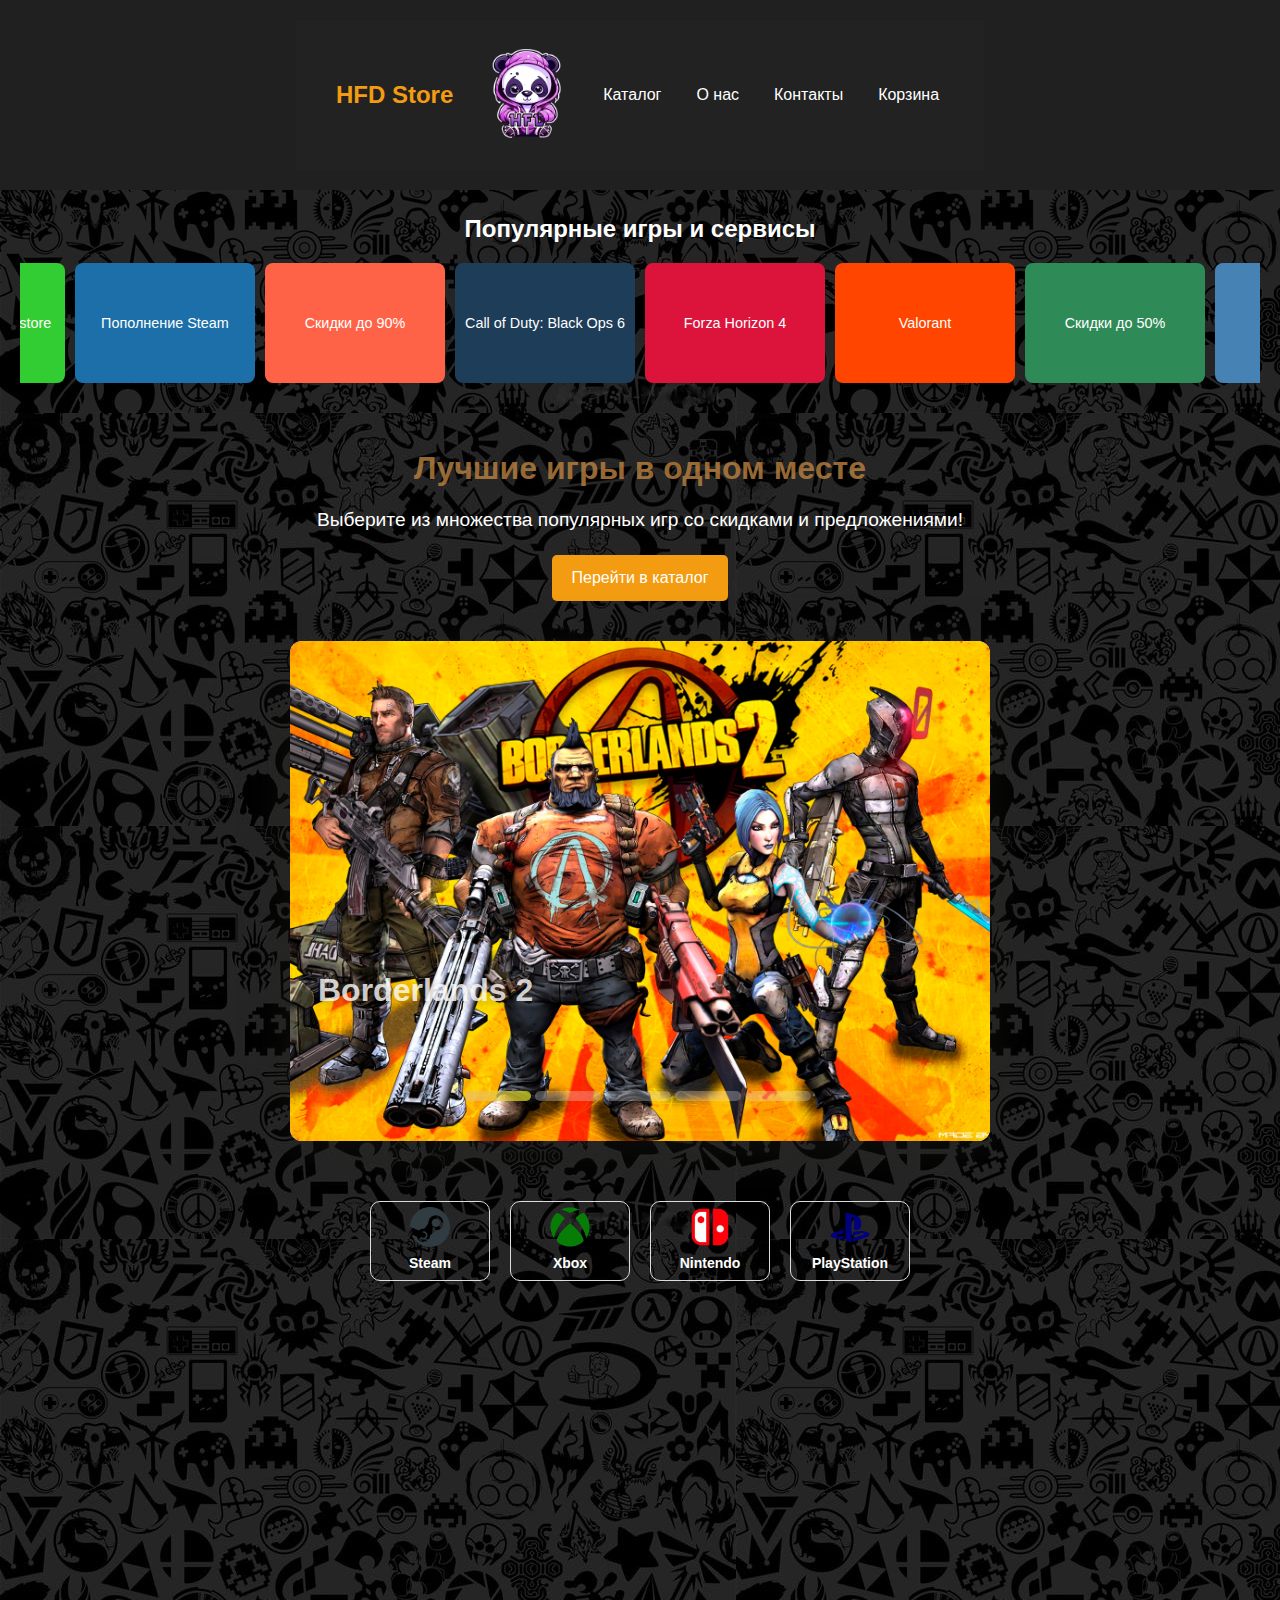
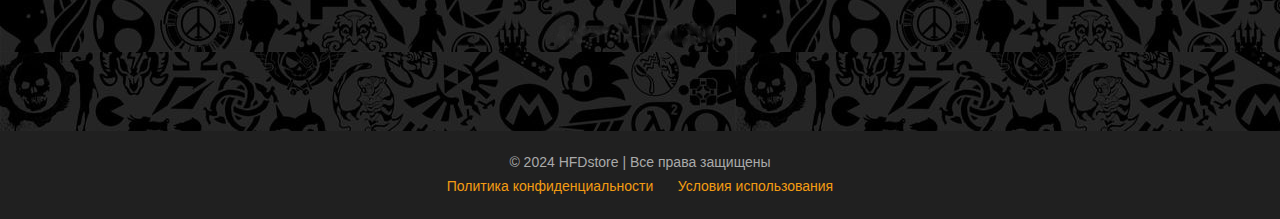
<file: index.html>
<!DOCTYPE html>
<html lang="ru">
<head>
    <meta charset="UTF-8">
    <meta name="viewport" content="width=device-width, initial-scale=1.0">
    <title>HFD Store - Интернет-магазин игр</title>
    <link rel="stylesheet" href="styles.css">
</head>
<body>
    <header>
        <nav class="navbar">
            <a href="index.html" class="logo">HFD Store</a>
            <a href="index.html" class="logo">
                <img src="logo.png" alt="GameStore Logo" class="logo-image">
            </a>
            <ul>
                <li><a href="catalog.html">Каталог</a></li>
                <li><a href="about.html">О нас</a></li>
                <li><a href="contacts.html">Контакты</a></li>
                <li><a href="cart2.html">Корзина</a></li>
            </ul>
        </nav>
    </header>

    <!-- Карусель популярных игр и сервисов -->
    <div class="popular-games">
        <h2>Популярные игры и сервисы</h2>
        <div class="game-carousel">
            <a href="giveaway.html" class="game-item">Розыгрыш от HFDstore</a>
            <a href="steam-recharge.html" class="game-item">Пополнение Steam</a>
            <a href="discounts.html" class="game-item">Скидки до 90%</a>
            <a href="call-of-duty.html" class="game-item">Call of Duty: Black Ops 6</a>
            <a href="forza-horizon.html" class="game-item">Forza Horizon 4</a>
            <a href="valorant.html" class="game-item">Valorant</a>
            <a href="discounts-50.html" class="game-item">Скидки до 50%</a>
            <a href="microsoft.html" class="game-item">Microsoft</a>
        </div>
    </div>

    <main>
        <section class="intro">
            <h1>Лучшие игры в одном месте</h1>
            <p>Выберите из множества популярных игр со скидками и предложениями!</p>
            <a href="catalog.html" class="btn">Перейти в каталог</a>
            <div class="container">
                <div class="c">
                    <input type="radio" name="a" id="cr-1" checked>
                    <label for="cr-1" style="--hue: 32"></label>
                    <div class="ci" style="--z: 4">
                        <h2 class="ch" style="--h: 32; --s: 80%; --l: 90%">Borderlands 2</h2>
                        <img src="1436912530_preview_logo-borderlands-2.jpg" alt="...">
                    </div>

                    <input type="radio" name="a" id="cr-2">
                    <label for="cr-2" style="--hue: 82"></label>
                    <div class="ci" style="--z: 3">
                        <h2 class="ch" style="--h: 82; --s: 80%; --l: 90%">S.T.A.L.K.E.R. 2: Heart of Chornobyl</h2>
                        <img src="b8e580d8faa62b6189cb28c2fd2504ef.jpg" alt="...">
                    </div>

                    <input type="radio" name="a" id="cr-3">
                    <label for="cr-3" style="--hue: 40"></label>
                    <div class="ci" style="--z: 2">
                        <h2 class="ch" style="--h: 40; --s: 100%; --l: 89%">Tom Clancy's Rainbow Six: Siege</h2>
                        <img src="klon-rainbow-six-siege-vyshel-na-ios-i-android-1.jpg" alt="...">
                    </div>

                    <input type="radio" name="a" id="cr-4">
                    <label for="cr-4" style="--hue: 210"></label>
                    <div class="ci" style="--z: 1">
                        <h2 class="ch" style="--h: 210; --s: 70%; --l: 90%">Grand Theft Auto V (GTA 5)</h2>
                        <img src="MV5BOTc1N2U1MzctYTczMi00ZTJlLTgyZmQtYTk1MWU0NDY4Yzc5XkEyXkFqcGc@._V1_.jpg" alt="...">
                    </div>

                    <!-- Новый пункт для Dota 2 -->
                    <input type="radio" name="a" id="cr-5">
                    <label for="cr-5" style="--hue: 120"></label>
                    <div class="ci" style="--z: 0">
                        <h2 class="ch" style="--h: 120; --s: 100%; --l: 50%">Dota 2</h2>
                        <img src="0bebWvF7qixyP-cr-VYrGA.jpeg" alt="Dota 2">
                    </div>
                </div>
            </div>
        </section>

        <!-- Кнопки платформ под слайдером -->
        <section class="platform-buttons">
            <div class="platform-button">
                <img src="512x512-logo-steam-icon-13.png" alt="Steam Logo">
                <span>Steam</span>
            </div>
            <div class="platform-button">
                <img src="xbox-logo-picture-png-14.png" alt="Xbox Logo">
                <span>Xbox</span>
            </div>
            <div class="platform-button">
                <img src="3333434.png" alt="Nintendo Logo">
                <span>Nintendo</span>
            </div>
            <div class="platform-button">
                <img src="navy-playstation-png-logo-5.png" alt="PlayStation Logo">
                <span>PlayStation</span>
            </div>
        </section>
    </main>

    <footer>
        <div class="footer-content">
            <p>&copy; 2024 HFDstore | Все права защищены</p>
            <nav class="footer-nav">
                <a href="privacy.html">Политика конфиденциальности</a>
                <a href="terms.html">Условия использования</a>
            </nav>
        </div>
    </footer>
</body>
</html>
</file>
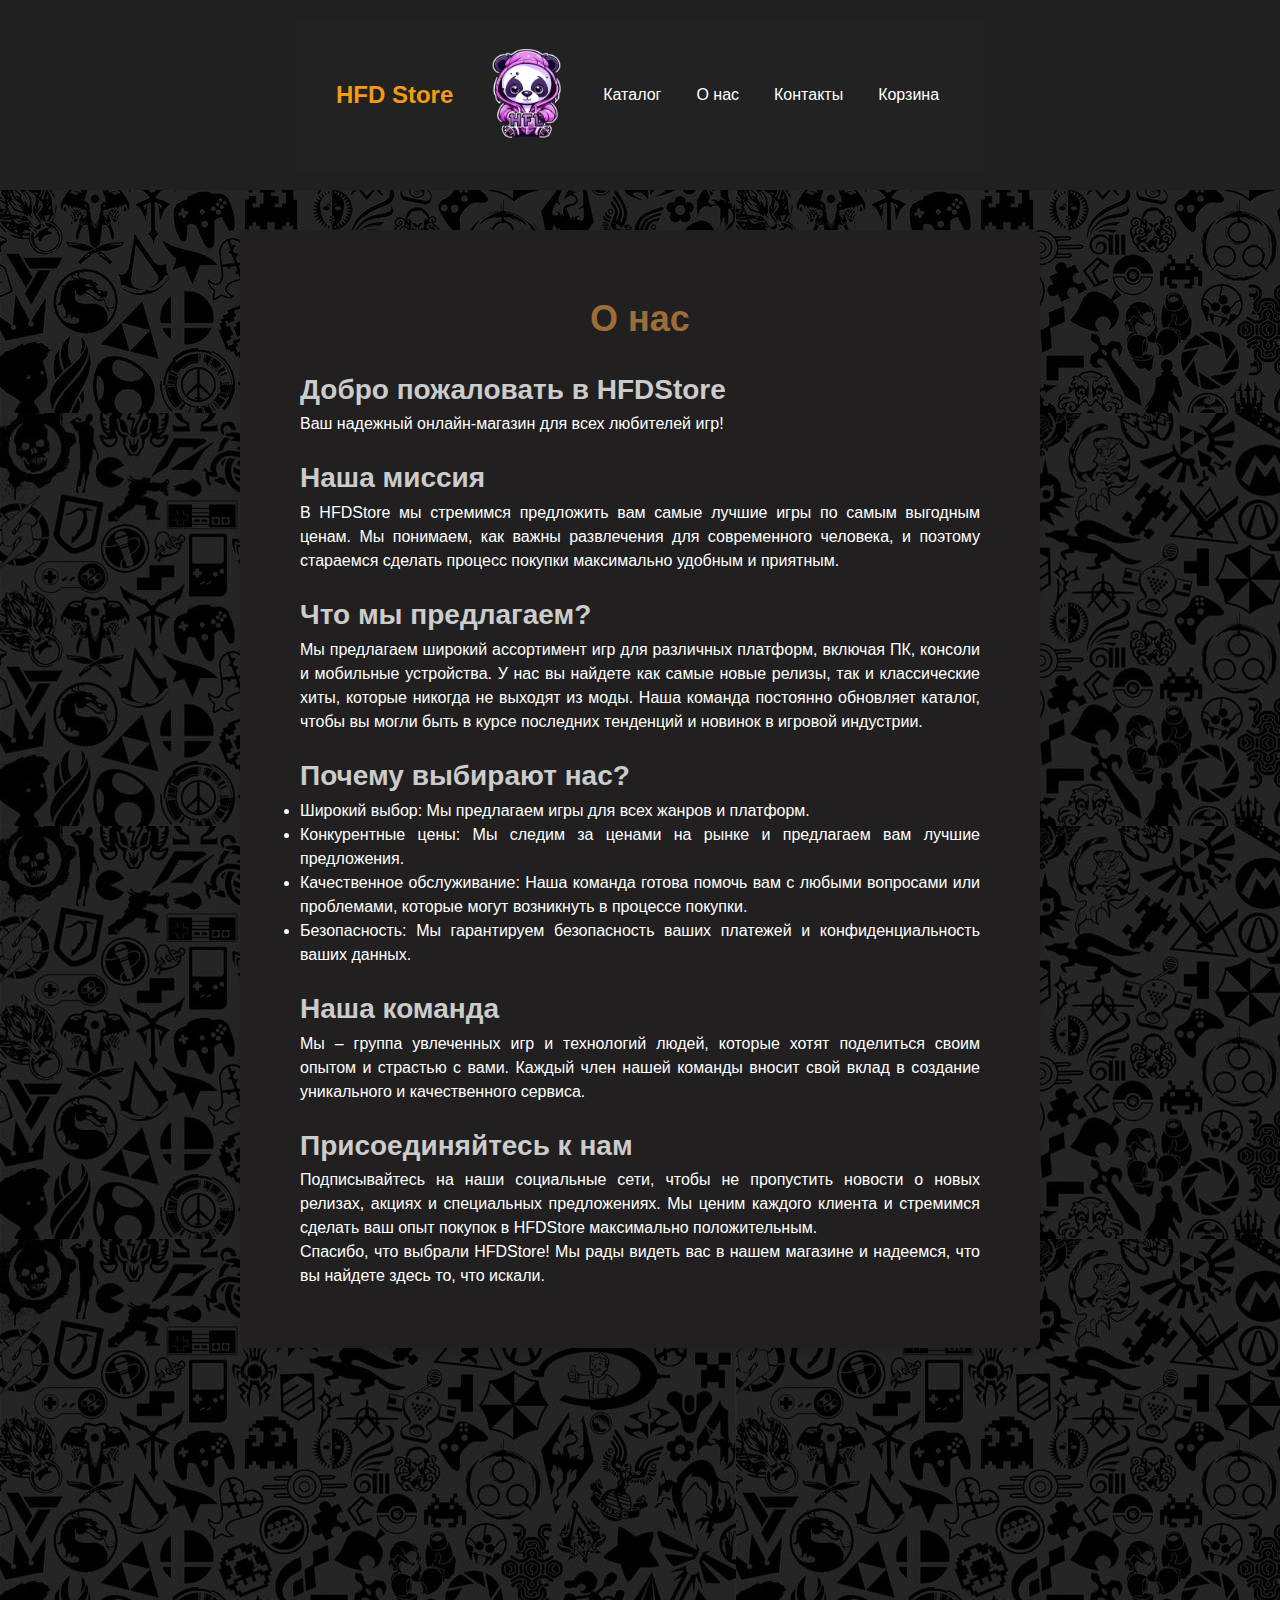
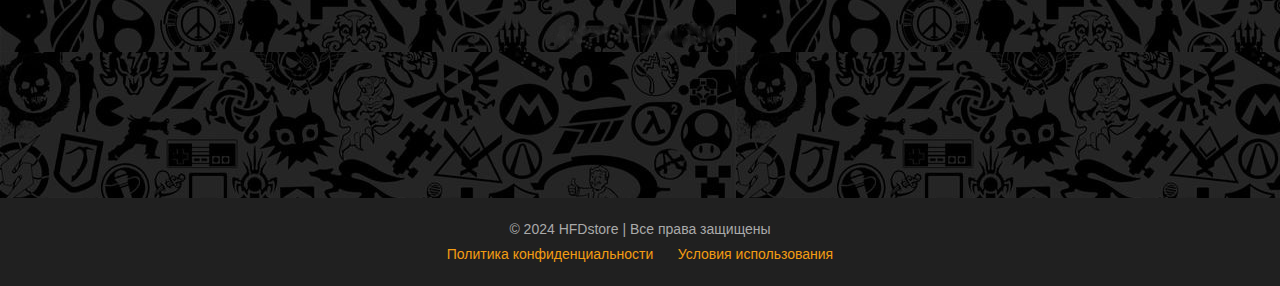
<file: about.html>
<!DOCTYPE html>
<html lang="ru">
<head>
    <meta charset="UTF-8">
    <meta name="viewport" content="width=device-width, initial-scale=1.0">
    <title>О нас - HFD Store</title>
    <link rel="stylesheet" href="styles3.css">
</head>
<body>
    <header>
        <nav class="navbar">
            <a href="index.html" class="logo">HFD Store</a>
            <a href="index.html" class="logo">
                <img src="logo.png" alt="GameStore Logo" class="logo-image">
            </a>
            <ul>
                <li><a href="catalog.html">Каталог</a></li>
                <li><a href="about.html">О нас</a></li>
                <li><a href="contacts.html">Контакты</a></li>
                <li><a href="cart2.html">Корзина</a></li>
            </ul>
        </nav>
    </header>

    <main>
        <div class="content">
            <section class="about" style="padding: 40px; color: #fff;">
                <h1 style="text-align: center; font-size: 36px;">О нас</h1>

                <div  style="max-width: 800px; margin: 0 auto;">
                    <h2 style="font-size: 28px; color: #ccc;">Добро пожаловать в HFDStore</h2>
                    <p style="font-size: 16px; line-height: 1.5;">
                        Ваш надежный онлайн-магазин для всех любителей игр!
                    </p>

                    <h2 style="font-size: 28px; color: #ccc;">Наша миссия</h2>
                    <p style="font-size: 16px; line-height: 1.5;">
                        В HFDStore мы стремимся предложить вам самые лучшие игры по самым выгодным ценам. Мы понимаем, как важны развлечения для современного человека, и поэтому стараемся сделать процесс покупки максимально удобным и приятным.
                    </p>

                    <h2 style="font-size: 28px; color: #ccc;">Что мы предлагаем?</h2>
                    <p style="font-size: 16px; line-height: 1.5;">
                        Мы предлагаем широкий ассортимент игр для различных платформ, включая ПК, консоли и мобильные устройства. У нас вы найдете как самые новые релизы, так и классические хиты, которые никогда не выходят из моды. Наша команда постоянно обновляет каталог, чтобы вы могли быть в курсе последних тенденций и новинок в игровой индустрии.
                    </p>

                    <h2 style="font-size: 28px; color: #ccc;">Почему выбирают нас?</h2>
                    <ul style="font-size: 16px; line-height: 1.5;">
                        <li>Широкий выбор: Мы предлагаем игры для всех жанров и платформ.</li>
                        <li>Конкурентные цены: Мы следим за ценами на рынке и предлагаем вам лучшие предложения.</li>
                        <li>Качественное обслуживание: Наша команда готова помочь вам с любыми вопросами или проблемами, которые могут возникнуть в процессе покупки.</li>
                        <li>Безопасность: Мы гарантируем безопасность ваших платежей и конфиденциальность ваших данных.</li>
                    </ul>

                    <h2 style="font-size: 28px; color: #ccc;">Наша команда</h2>
                    <p style="font-size: 16px; line-height: 1.5;">
                        Мы – группа увлеченных игр и технологий людей, которые хотят поделиться своим опытом и страстью с вами. Каждый член нашей команды вносит свой вклад в создание уникального и качественного сервиса.
                    </p>

                    <h2 style="font-size: 28px; color: #ccc;">Присоединяйтесь к нам</h2>
                    <p style="font-size: 16px; line-height: 1.5;">
                        Подписывайтесь на наши социальные сети, чтобы не пропустить новости о новых релизах, акциях и специальных предложениях. Мы ценим каждого клиента и стремимся сделать ваш опыт покупок в HFDStore максимально положительным.
                    </p>

                    <p style="font-size: 16px; line-height: 1.5;">
                        Спасибо, что выбрали HFDStore! Мы рады видеть вас в нашем магазине и надеемся, что вы найдете здесь то, что искали.
                    </p>
                </div>
            </section>
        </div>


    </main>

    <footer>
        <div class="footer-content">
            <p>&copy; 2024  HFDstore | Все права защищены</p>
            <nav class="footer-nav">
                <a href="privacy.html">Политика конфиденциальности</a>
                <a href="terms.html">Условия использования</a>
</div>
    </footer>
</body>
</html>
</file>
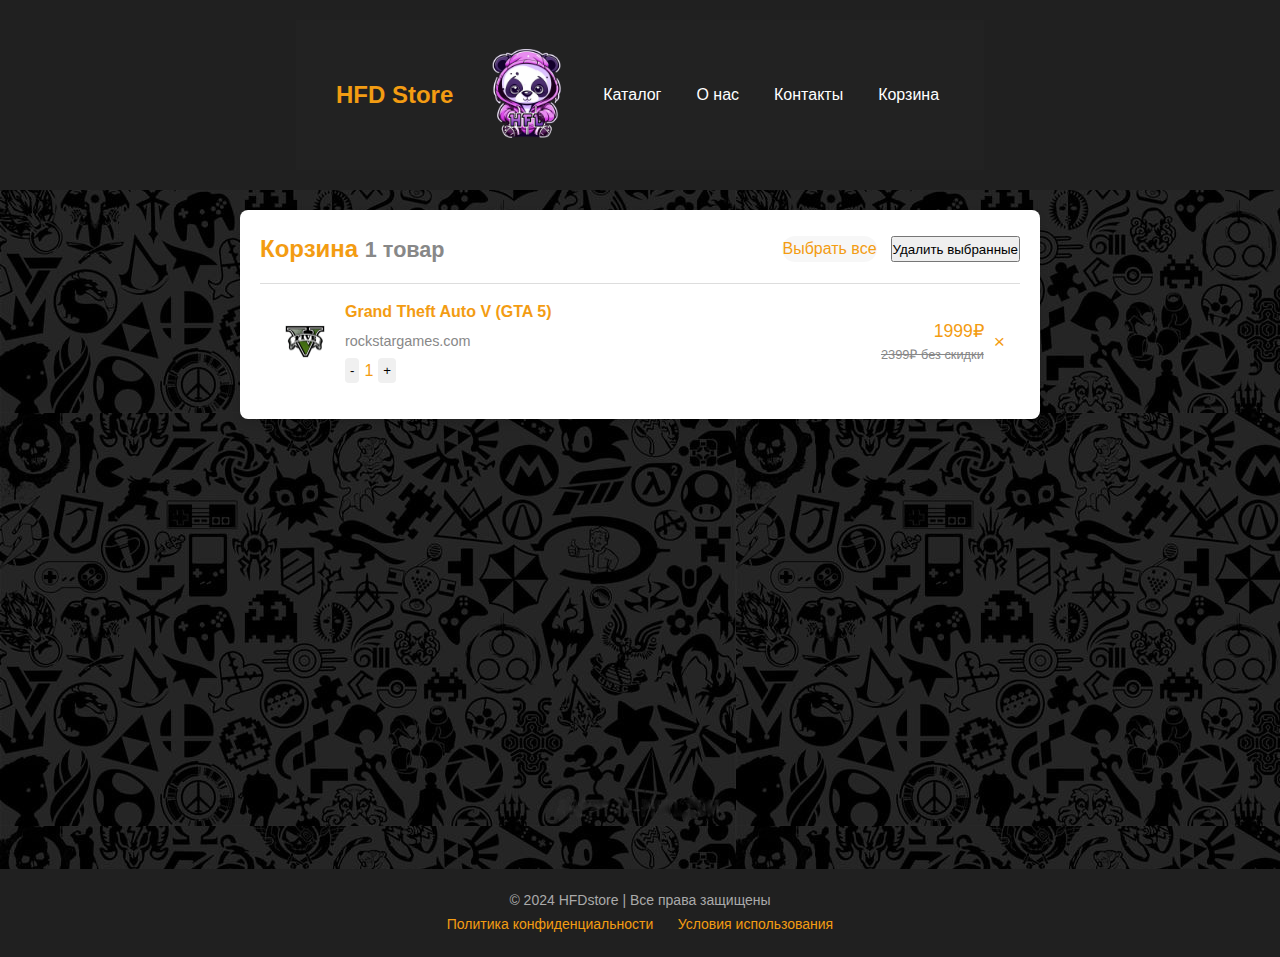
<file: cart.html>
<!DOCTYPE html>
<html lang="ru">
<head>
    <meta charset="UTF-8">
    <meta name="viewport" content="width=device-width, initial-scale=1.0">
    <title>Корзина - HFD Store</title>
    <link rel="stylesheet" href="styles2.css">
</head>
<body>
    <header>
        <nav class="navbar">
            <a href="index.html" class="logo">HFD Store</a>
            <a href="index.html" class="logo">
                <img src="logo.png" alt="GameStore Logo" class="logo-image">
            </a>
            <ul>
                <li><a href="catalog.html">Каталог</a></li>
                <li><a href="about.html">О нас</a></li>
                <li><a href="contacts.html">Контакты</a></li>
                <li><a href="cart.html">Корзина</a></li>
            </ul>
        </nav>
    </header>

    <main>
        <section class="cart">
            <div class="cart-container">
                <!-- Заголовок корзины -->
                <div class="cart-header">
                    <h2>Корзина <span>1 товар</span></h2>
                    <div class="cart-actions">
                        <label><input type="checkbox" checked> Выбрать все</label>
                        <button>Удалить выбранные</button>
                    </div>
                </div>

                <!-- Основной блок товара -->
                <div class="cart-item">
                    <input type="checkbox" checked>
                    <img src="1695773328_new_preview_GTA-5-Emblem.png" alt="GTA5">
                    <div class="item-info">
                        <h3>Grand Theft Auto V (GTA 5)</h3>
                        <p>rockstargames.com</p>
                        <div class="item-quantity">
                            <button>-</button>
                            <span>1</span>
                            <button>+</button>
                        </div>
                    </div>
                    <div class="item-price">
                        <span class="discounted-price">1999₽</span>
                        <span class="original-price">2399₽ без скидки</span>
                    </div>
                    <button class="remove-item">×</button>
                </div>
</section>
    </main>

    <footer>
        <div class="footer-content">
            <p>&copy; 2024  HFDstore | Все права защищены</p>
            <nav class="footer-nav">
                <a href="privacy.html">Политика конфиденциальности</a>
                <a href="terms.html">Условия использования</a>
</div>
    </footer>
</body>
</html>
</file>
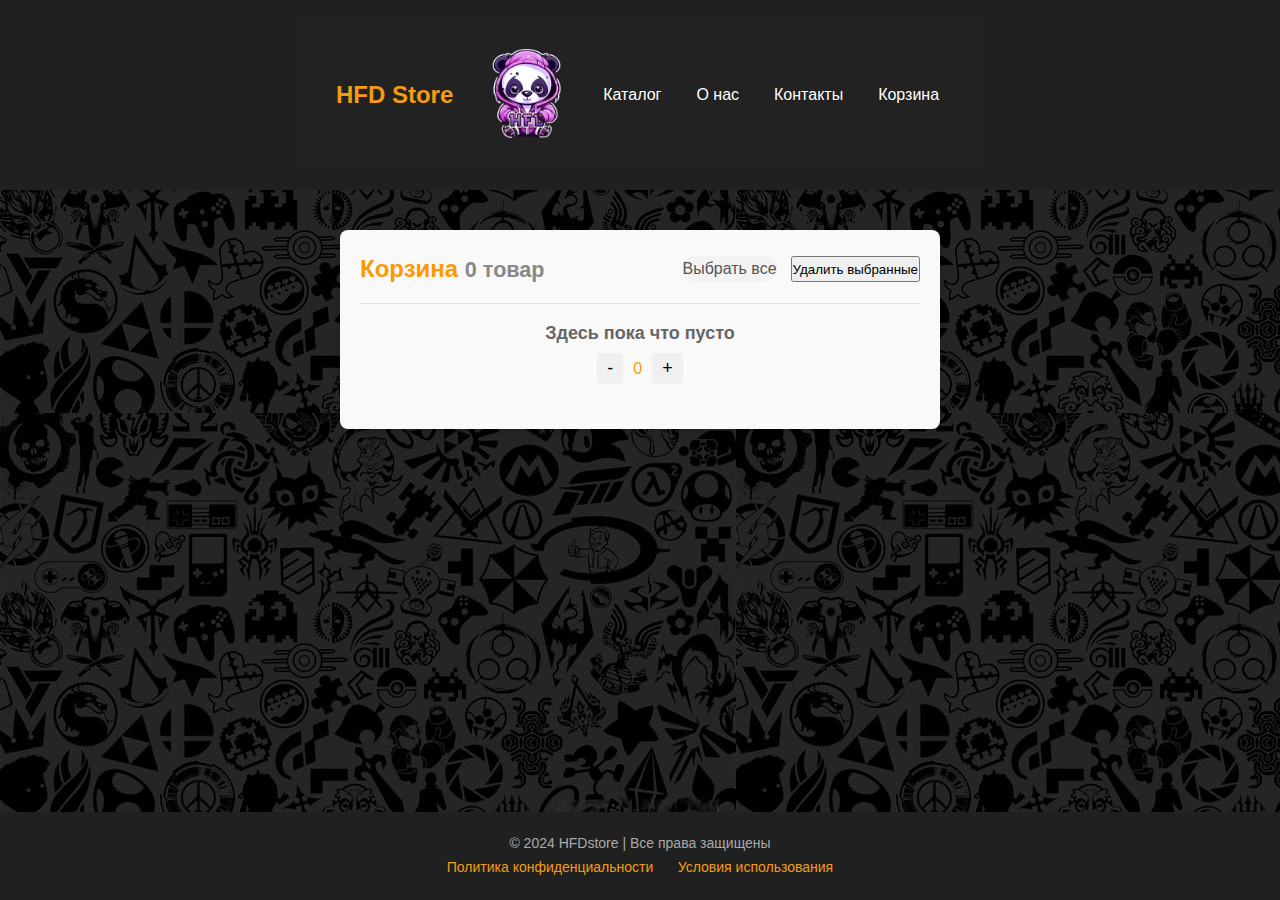
<file: cart2.html>
<!DOCTYPE html>
<html lang="ru">
<head>
    <meta charset="UTF-8">
    <meta name="viewport" content="width=device-width, initial-scale=1.0">
    <title>Корзина - HFD Store</title>
    <link rel="stylesheet" href="styles5.css">
</head>
<body>
    <header>
        <nav class="navbar">
            <a href="index.html" class="logo">HFD Store</a>
            <a href="index.html" class="logo">
                <img src="logo.png" alt="GameStore Logo" class="logo-image">
            </a>
            <ul>
                <li><a href="catalog.html">Каталог</a></li>
                <li><a href="about.html">О нас</a></li>
                <li><a href="contacts.html">Контакты</a></li>
                <li><a href="cart.html">Корзина</a></li>
            </ul>
        </nav>
    </header>

    <main>
        <section class="cart">
            <div class="cart-container">
                <!-- Заголовок корзины -->
                <div class="cart-header">
                    <h2>Корзина <span>0 товар</span></h2>
                    <div class="cart-actions">
                        <label><input type="checkbox" checked> Выбрать все</label>
                        <button>Удалить выбранные</button>
                    </div>
                </div>

                <!-- Основной блок товара -->
                <div class="cart-item">
                    <input type="checkbox" checked>
                    <div class="item-info">
                        <h3> Здесь пока что пусто</h3>
                        <p></p>
                        <div class="item-quantity">
                            <button>-</button>
                            <span>0</span>
                            <button>+</button>
                        </div>
                    </div>
                    <div class="item-price">
                        
                    </div>
                    
                </div>
</section>
    </main>

    <footer>
        <div class="footer-content">
            <p>&copy; 2024  HFDstore | Все права защищены</p>
            <nav class="footer-nav">
                <a href="privacy.html">Политика конфиденциальности</a>
                <a href="terms.html">Условия использования</a>
</div>
    </footer>
</body>
</html>
</file>
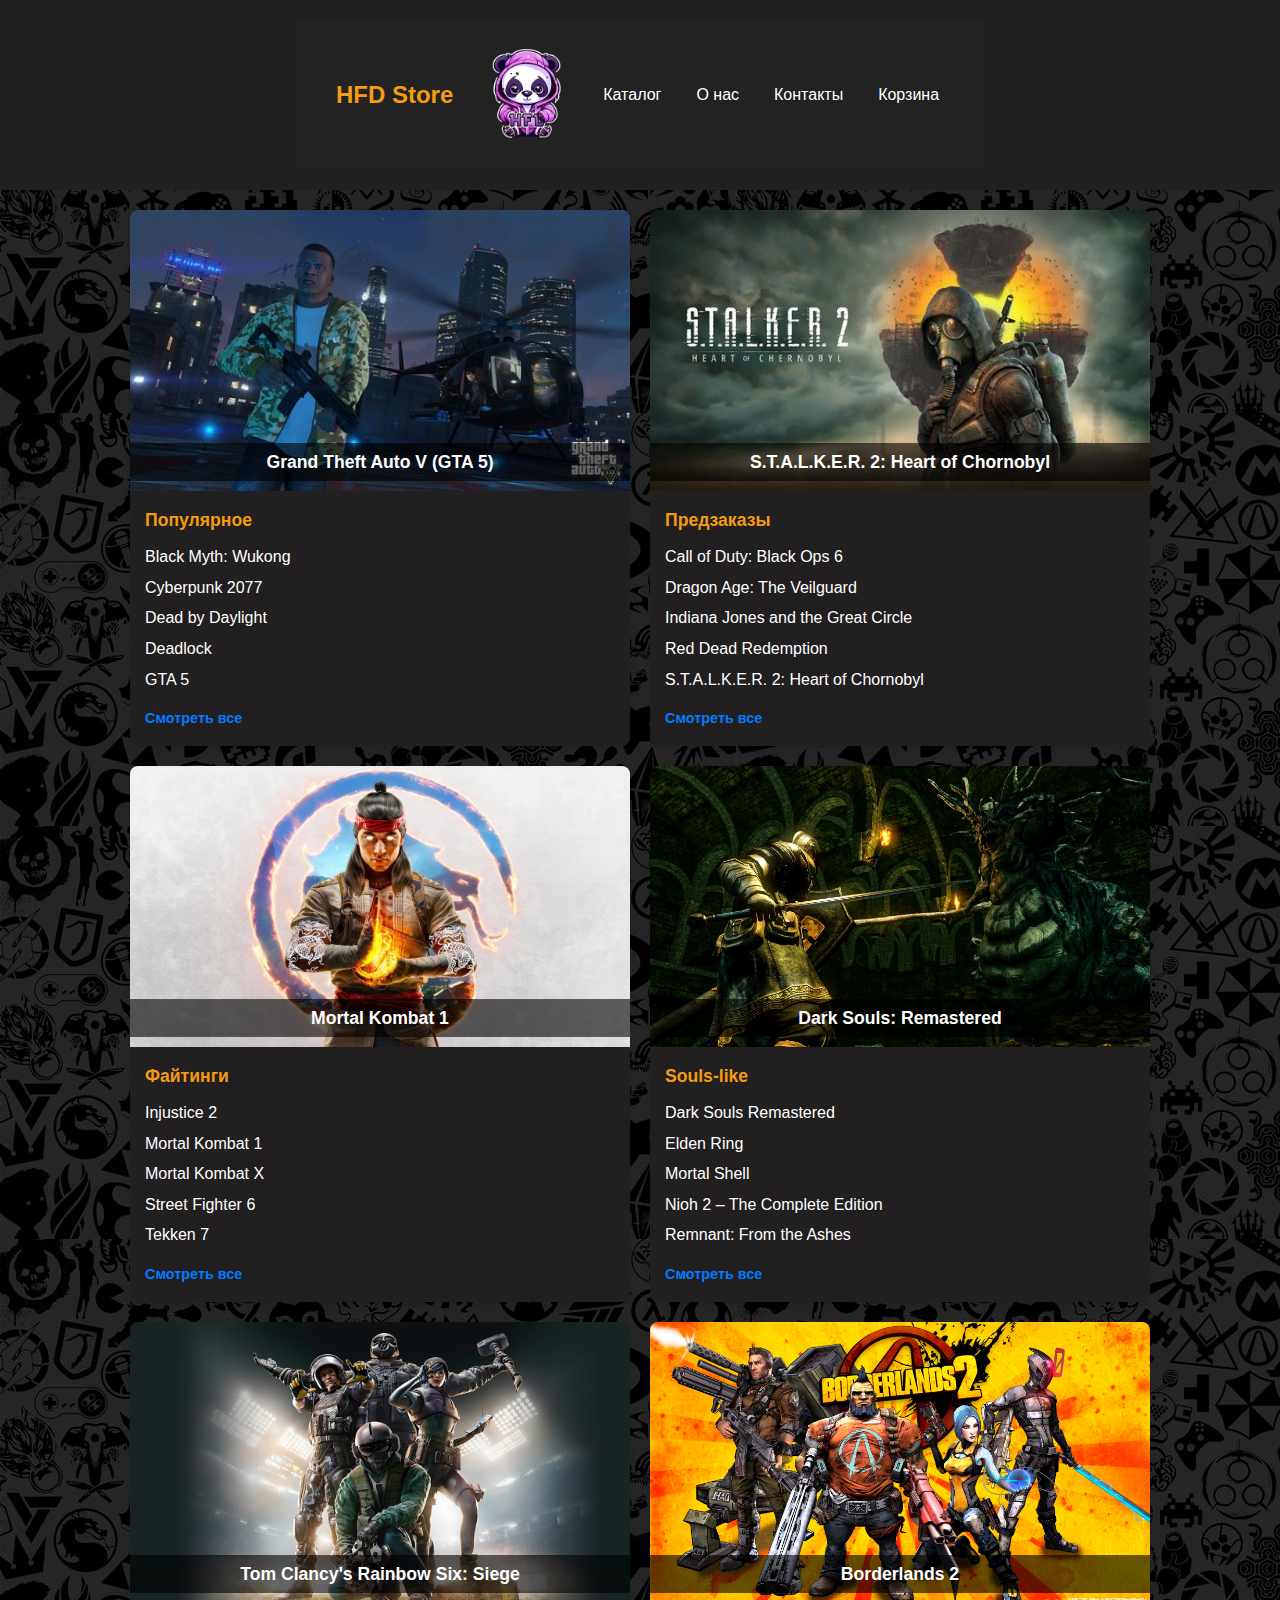
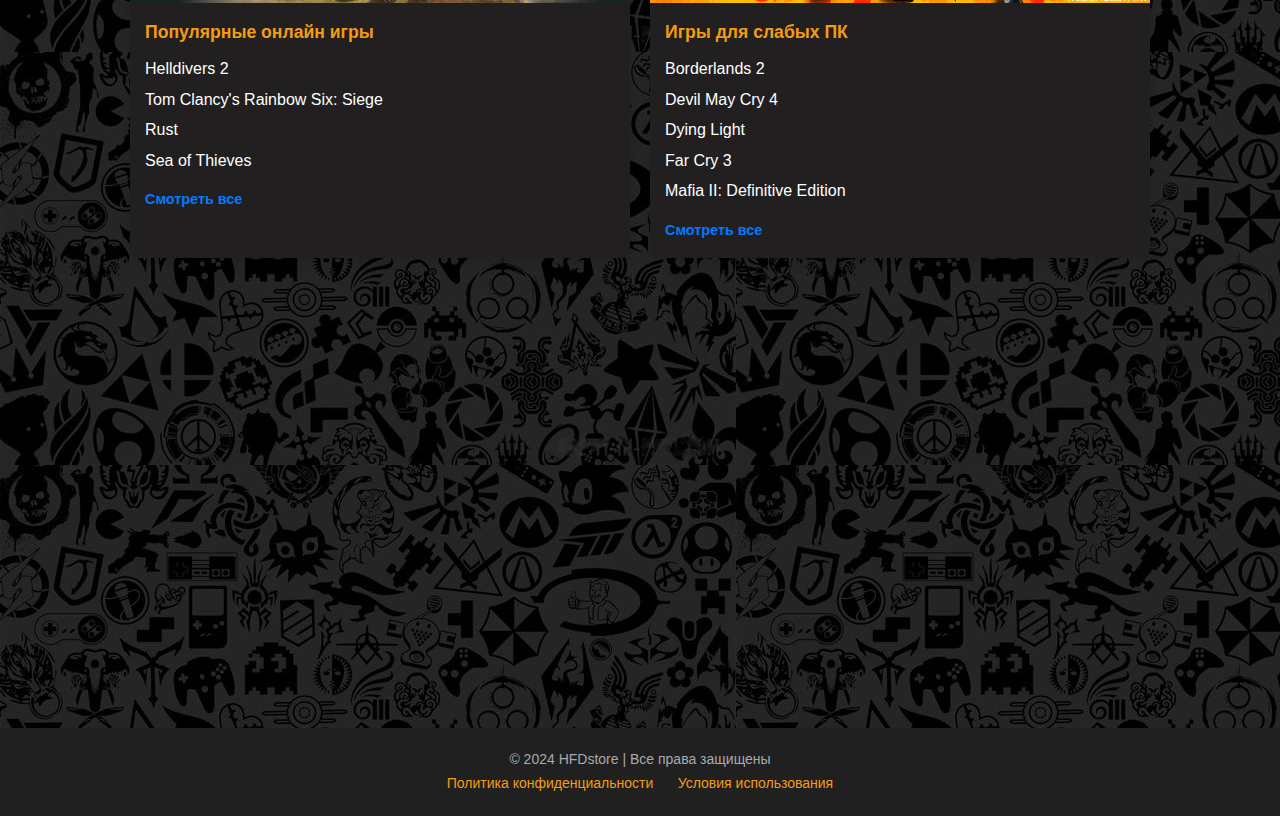
<file: catalog.html>
<!DOCTYPE html>
<html lang="ru">
<head>
    <meta charset="UTF-8">
    <meta name="viewport" content="width=device-width, initial-scale=1.0">
    <title>Каталог - HFD Store</title>
    <link rel="stylesheet" href="styles2.css">
</head>
<body>
    <header>
        <nav class="navbar">
            <a href="index.html" class="logo">HFD Store</a>
            <a href="index.html" class="logo">
                <img src="logo.png" alt="GameStore Logo" class="logo-image">
            </a>
            <ul>
                <li><a href="catalog.html">Каталог</a></li>
                <li><a href="about.html">О нас</a></li>
                <li><a href="contacts.html">Контакты</a></li>
                <li><a href="cart2.html">Корзина</a></li>
            </ul>
        </nav>
    </header>

    <main>
        <section class="catalog">
            <div class="game-section">
                <!-- Блок "Популярное" -->
                <div class="game-block">
                    <div class="game-card">
                        <img src="f24fa222c3ff86a8ac32b72e8138b260.jpg" alt="Grand Theft Auto V (GTA 5)">
                        <a href="cart.html"><h3>Grand Theft Auto V (GTA 5)</h3></a>
                    </div>
                    <div class="game-list">
                        <h4>Популярное</h4>
                        <ul>
                            <li>Black Myth: Wukong</li>
                            <li>Cyberpunk 2077</li>
                            <li>Dead by Daylight</li>
                            <li>Deadlock</li>
                            <li>GTA 5</li>
                        </ul>
                        <a href="#">Смотреть все</a>
                    </div>
                </div>

                <!-- Блок "Предзаказы" -->
                <div class="game-block">
                    <div class="game-card">
                        <img src="b8e580d8faa62b6189cb28c2fd2504ef.jpg" alt="S.T.A.L.K.E.R. 2: Heart of Chornobyl">
                        <a href="stalker2.html"><h3>S.T.A.L.K.E.R. 2: Heart of Chornobyl</h3></a>
                    </div>
                    <div class="game-list">
                        <h4>Предзаказы</h4>
                        <ul>
                            <li>Call of Duty: Black Ops 6</li>
                            <li>Dragon Age: The Veilguard</li>
                            <li>Indiana Jones and the Great Circle</li>
                            <li>Red Dead Redemption</li>
                            <li>S.T.A.L.K.E.R. 2: Heart of Chornobyl</li>
                        </ul>
                        <a href="#">Смотреть все</a>
                    </div>
                </div>

                <!-- Блок "Файтинги" -->
                <div class="game-block">
                    <div class="game-card">
                        <img src="9ff3ac5f83684f5c832a85673f2b0687.jpg" alt="Mortal Kombat 1">
                        <a href="mortal-kombat1.html"><h3>Mortal Kombat 1</h3></a>
                    </div>
                    <div class="game-list">
                        <h4>Файтинги</h4>
                        <ul>
                            <li>Injustice 2</li>
                            <li>Mortal Kombat 1</li>
                            <li>Mortal Kombat X</li>
                            <li>Street Fighter 6</li>
                            <li>Tekken 7</li>
                        </ul>
                        <a href="#">Смотреть все</a>
                    </div>
                </div>

                <!-- Блок "Souls-like" -->
                <div class="game-block">
                    <div class="game-card">
                        <img src="p1_4370117_70c0170f.jpg" alt="Dark Souls: Remastered">
                        <a href="dark-souls-remastered.html"><h3>Dark Souls: Remastered</h3></a>
                    </div>
                    <div class="game-list">
                        <h4>Souls-like</h4>
                        <ul>
                            <li>Dark Souls Remastered</li>
                            <li>Elden Ring</li>
                            <li>Mortal Shell</li>
                            <li>Nioh 2 – The Complete Edition</li>
                            <li>Remnant: From the Ashes</li>
                        </ul>
                        <a href="#">Смотреть все</a>
                    </div>
                </div>

                <!-- Блок "Популярные онлайн игры" -->
                <div class="game-block">
                    <div class="game-card">
                        <img src="9165bf47d043bf3e552017c958eb4bfd.jpg" alt="Tom Clancy's Rainbow Six: Siege">
                        <a href="rainbow-six-siege.html"><h3>Tom Clancy's Rainbow Six: Siege</h3></a>
                    </div>
                    <div class="game-list">
                        <h4>Популярные онлайн игры</h4>
                        <ul>
                            <li>Helldivers 2</li>
                            <li>Tom Clancy's Rainbow Six: Siege</li>
                            <li>Rust</li>
                            <li>Sea of Thieves</li>
                        </ul>
                        <a href="#">Смотреть все</a>
                    </div>
                </div>

                <!-- Блок "Игры для слабых ПК" -->
                <div class="game-block">
                    <div class="game-card">
                        <img src="1436912530_preview_logo-borderlands-2.jpg" alt="Borderlands 2">
                        <a href="borderlands2.html"><h3>Borderlands 2</h3></a>
                    </div>
                    <div class="game-list">
                        <h4>Игры для слабых ПК</h4>
                        <ul>
                            <li>Borderlands 2</li>
                            <li>Devil May Cry 4</li>
                            <li>Dying Light</li>
                            <li>Far Cry 3</li>
                            <li>Mafia II: Definitive Edition</li>
                        </ul>
                        <a href="#">Смотреть все</a>
                    </div>
                </div>
            </div>
        </section>
    </main>

    <footer>
        <div class="footer-content">
            <p>&copy; 2024 HFDstore | Все права защищены</p>
            <nav class="footer-nav">
                <a href="privacy.html">Политика конфиденциальности</a>
                <a href="terms.html">Условия использования</a>
            </nav>
        </div>
    </footer>
</body>
</html>
</file>
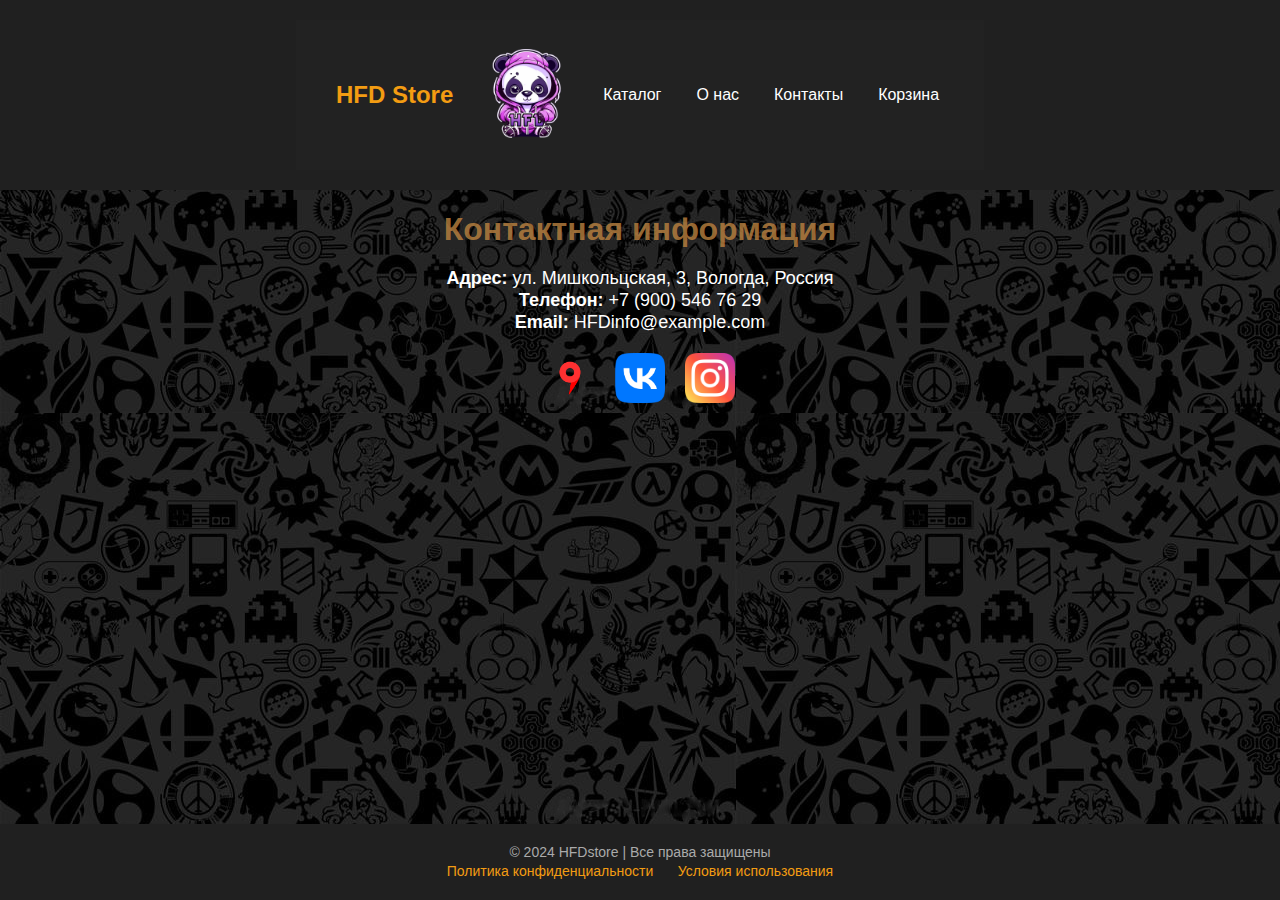
<file: contacts.html>
<!DOCTYPE html>
<html lang="ru">
<head>
    <meta charset="UTF-8">
    <meta name="viewport" content="width=device-width, initial-scale=1.0">
    <title>Контакты - HFD Store</title>
    <link rel="stylesheet" href="styles4.css">
</head>
<body>
    <header>
        <nav class="navbar">
            <a href="index.html" class="logo">HFD Store</a>
            <a href="index.html" class="logo">
                <img src="logo.png" alt="GameStore Logo" class="logo-image">
            </a>
            <ul>
                <li><a href="catalog.html">Каталог</a></li>
                <li><a href="about.html">О нас</a></li>
                <li><a href="contacts.html">Контакты</a></li>
                <li><a href="cart2.html">Корзина</a></li>
            </ul>
        </nav>
    </header>

    <main>
        <section class="contacts">
            <div class="contact-page">
                <h1>Контактная информация</h1>

                <!-- Блок с основной информацией -->
                <div class="contact-info">
                    <p><strong>Адрес:</strong> ул. Мишкольцская, 3, Вологда, Россия</p>
                    <p><strong>Телефон:</strong> <a href="tel:+79005467629">+7 (900) 546 76 29</a></p>
                    <p><strong>Email:</strong> <a href="mailto:info@example.com">HFDinfo@example.com</a></p>
                </div>

                <!-- Блок с кликабельными изображениями -->
                <div class="contact-images">
                    <a href="https://yandex.ru/maps/geo/mishkoltsskaya_ulitsa_3_podyezd_4/1980494581/?ll=39.900641%2C59.199311&z=19.16" target="_blank">
                        <img src="yandex-maps.png" alt="Открыть карту" title="Открыть карту">
                    </a>
                    <a href="https://vk.com/makspozi228" target="_blank">
                        <img src="VK Logo.png" alt="VK" title="Наш VK">
                    </a>
                    <a href="https://www.instagram.com/k1llstat1on_/" target="_blank">
                        <img src="instagram.png" alt="Instagram" title="Наш Instagram">
                    </a>
                </div>

                <!-- Google Maps -->
                <div class="google-map">
                    <iframe src="https://www.google.com/maps/embed?pb=!1m18!1m12!1m3!1d2464.284205355185!2d39.900641315937154!3d59.199311081615154!2m3!1f0!2f0!3f0!3m2!1i1024!2i768!4f13.1!3m3!1m2!1s0x0%3A0x0!2zNTnCsDExJzU3LjciTiAzOcKwNTQnMDAuMSJF!5e0!3m2!1sru!2sru!4v1698510354345!5m2!1sru!2sru"
                            width="600" height="450" style="border:0;" allowfullscreen="" loading="lazy" referrerpolicy="no-referrer-when-downgrade">
                    </iframe>
                </div>
            </div>
        </section>
    </main>

    <footer>
        <div class="footer-content">
            <p>&copy; 2024  HFDstore | Все права защищены</p>
            <nav class="footer-nav">
                <a href="privacy.html">Политика конфиденциальности</a>
                <a href="terms.html">Условия использования</a>
            </nav>
        </div>
    </footer>
</body>
</html>
</file>
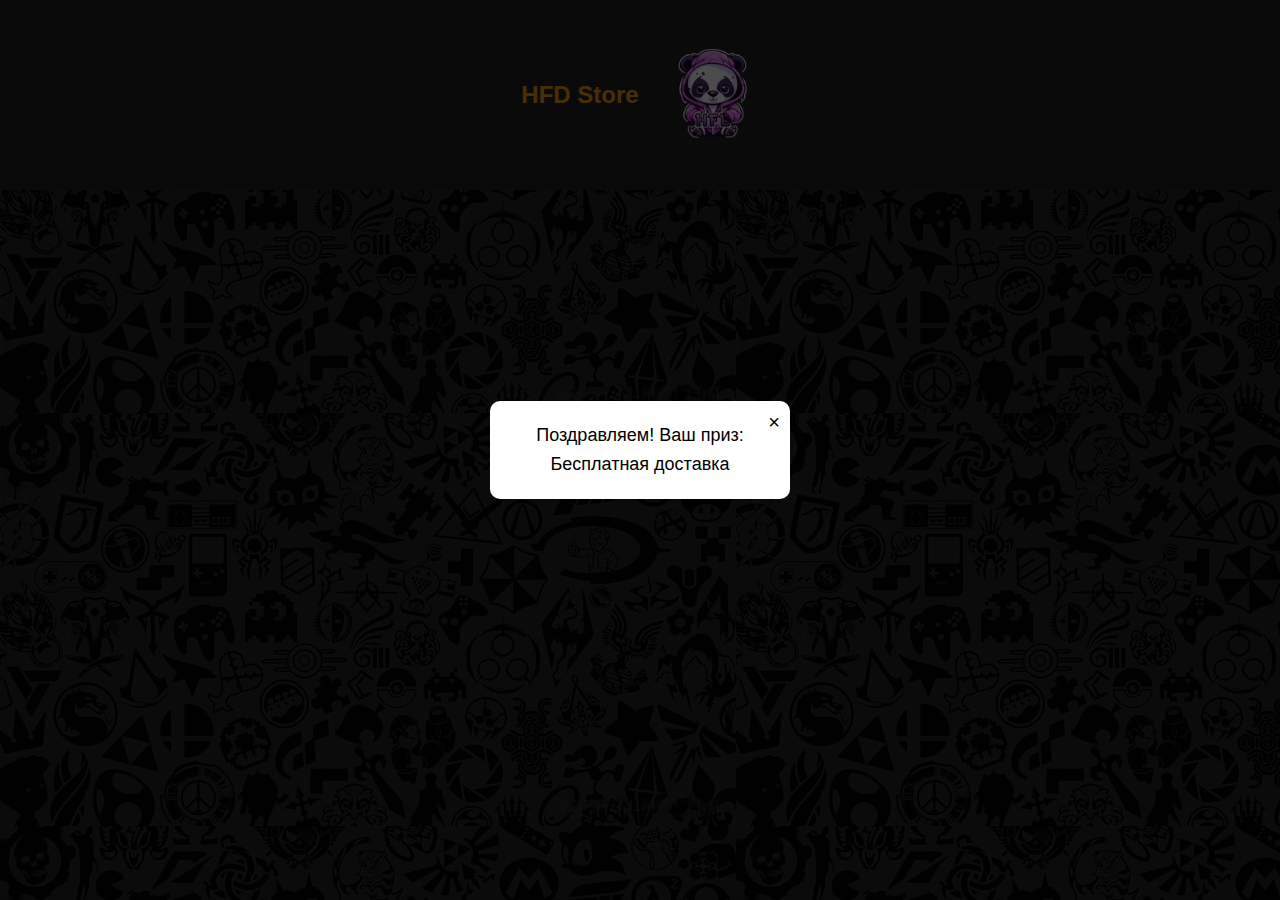
<file: giveaway.html>
<!DOCTYPE html>
<html lang="ru">
<head>
    <meta charset="UTF-8">
    <meta name="viewport" content="width=device-width, initial-scale=1.0">
    <title>Рулетка Розыгрыша - HFD Store</title>
    <link rel="stylesheet" href="styles6.css">
    <style>
        /* Стили для модального окна рулетки */
        .roulette-modal {
            display: block;
            position: fixed;
            z-index: 1;
            left: 0;
            top: 0;
            width: 100%;
            height: 100%;
            background-color: rgba(0, 0, 0, 0.7);
            display: flex;
            align-items: center;
            justify-content: center;
        }

        .roulette-content {
            position: relative;
            padding: 20px;
            width: 300px;
            background-color: white;
            border-radius: 10px;
            text-align: center;
            font-size: 18px;
            color: black;
        }

        .close {
            position: absolute;
            top: 5px;
            right: 10px;
            cursor: pointer;
            font-size: 20px;
        }
    </style>
</head>
<body>
    <header>
        <nav class="navbar">
            <a href="index.html" class="logo">HFD Store</a>
            <a href="index.html" class="logo">
                <img src="logo.png" alt="GameStore Logo" class="logo-image">
            </a>
        </nav>
    </header>

    <main>
        <div class="roulette-modal">
            <div class="roulette-content">
                <span class="close" onclick="closeRoulette()">&times;</span>
                <p id="resultText">Поздравляем! Ваш приз:</p>
            </div>
        </div>
    </main>

    <script>
        function startRoulette() {
            const prizes = [
                "10% скидка на следующую покупку",
                "500 бонусных баллов",
                "Бесплатная доставка",
                "Игра в подарок",
                "Купон на скидку 300 рублей",
                "Специальная подписка на месяц",
                "Скидка на 5%"
            ];

            // Случайный выбор приза
            const randomPrize = prizes[Math.floor(Math.random() * prizes.length)];

            // Отобразить результат
            document.getElementById("resultText").textContent = "Поздравляем! Ваш приз: " + randomPrize;
        }

        function closeRoulette() {
            document.querySelector(".roulette-modal").style.display = "none";
        }

        // Запуск рулетки при загрузке страницы
        window.onload = startRoulette;
    </script>
</body>
</html>
</file>
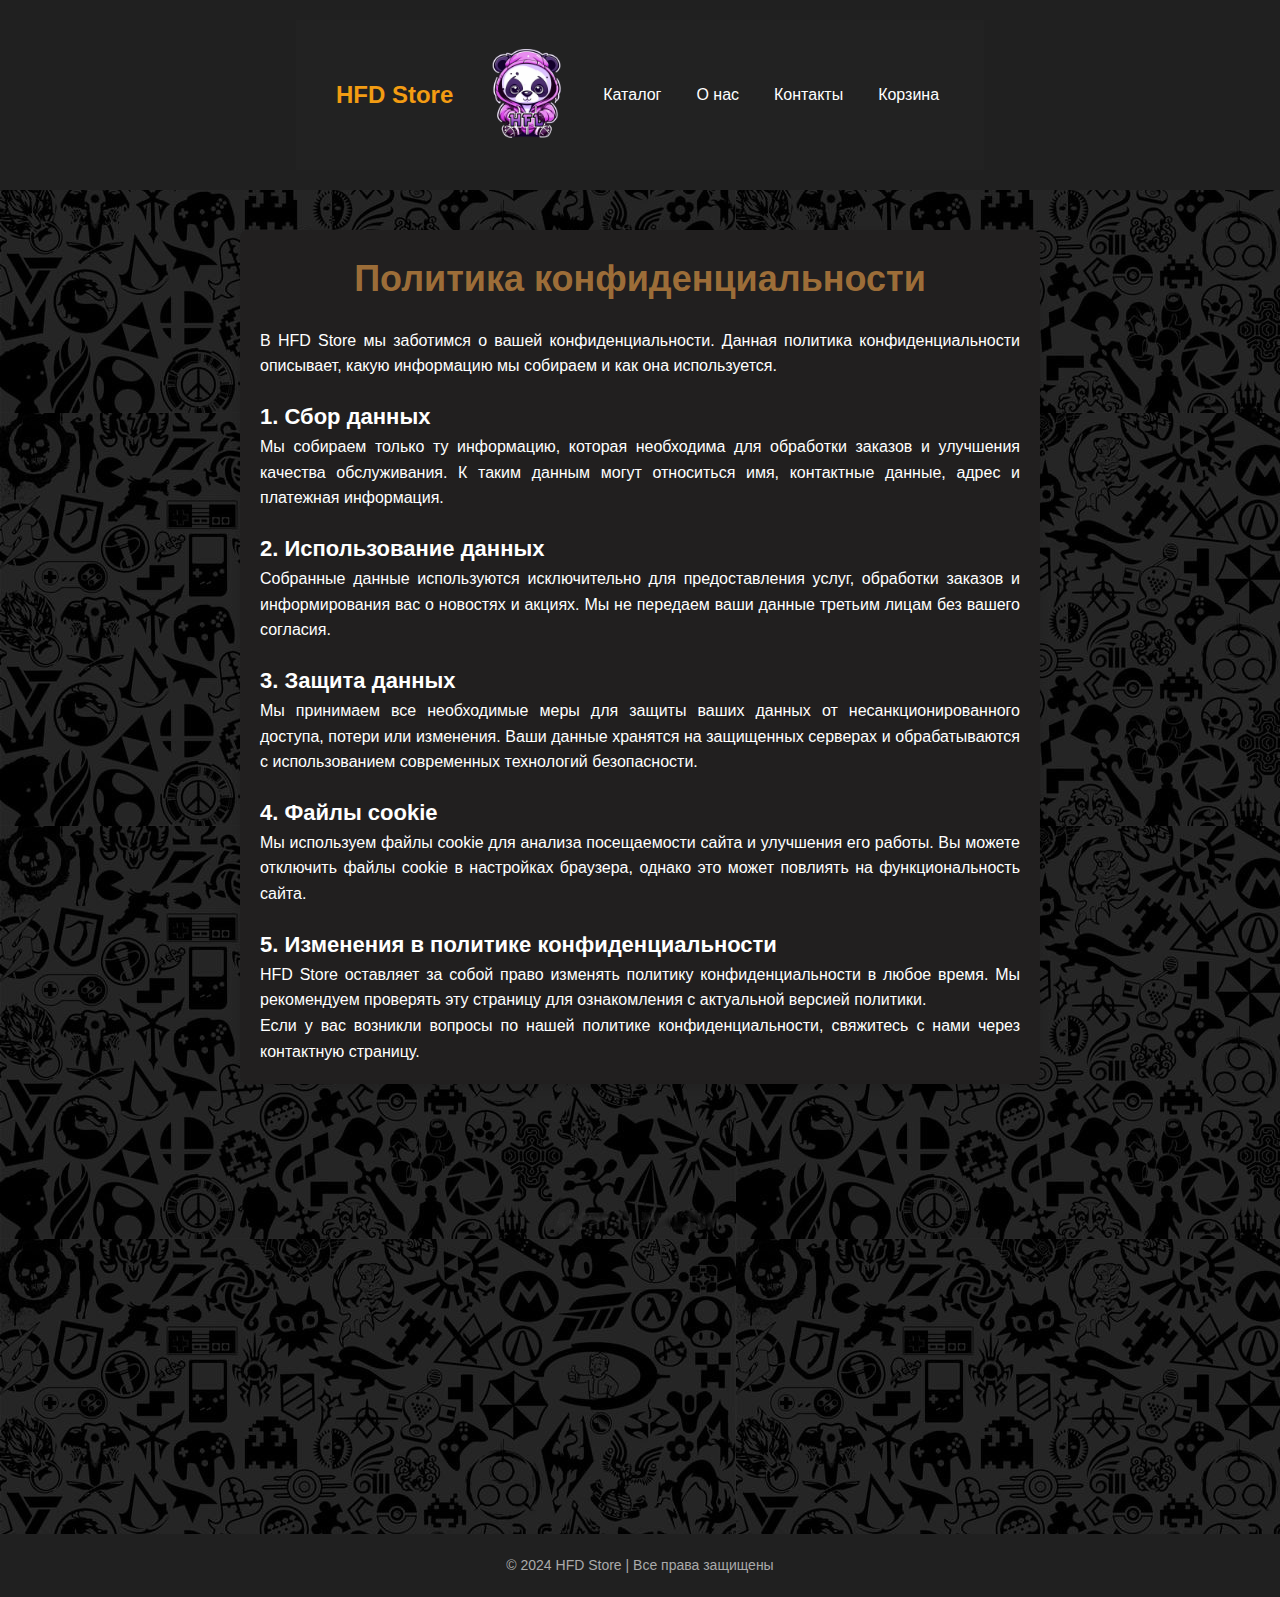
<file: privacy.html>
<!DOCTYPE html>
<html lang="ru">
<head>
    <meta charset="UTF-8">
    <meta name="viewport" content="width=device-width, initial-scale=1.0">
    <title>Политика конфиденциальности | HFD Store</title>
    <link rel="stylesheet" href="styles7.css">
</head>
<body>
    <header>
        <nav class="navbar">
            <a href="index.html" class="logo">HFD Store</a>
            <a href="index.html" class="logo">
                <img src="logo.png" alt="GameStore Logo" class="logo-image">
            </a>
            <ul>
                <li><a href="catalog.html">Каталог</a></li>
                <li><a href="about.html">О нас</a></li>
                <li><a href="contacts.html">Контакты</a></li>
                <li><a href="cart2.html">Корзина</a></li>
            </ul>
        </nav>
    </header>

    <main class="content">
        <h1>Политика конфиденциальности</h1>
        <p>В HFD Store мы заботимся о вашей конфиденциальности. Данная политика конфиденциальности описывает, какую информацию мы собираем и как она используется.</p>

        <h2>1. Сбор данных</h2>
        <p>Мы собираем только ту информацию, которая необходима для обработки заказов и улучшения качества обслуживания. К таким данным могут относиться имя, контактные данные, адрес и платежная информация.</p>

        <h2>2. Использование данных</h2>
        <p>Собранные данные используются исключительно для предоставления услуг, обработки заказов и информирования вас о новостях и акциях. Мы не передаем ваши данные третьим лицам без вашего согласия.</p>

        <h2>3. Защита данных</h2>
        <p>Мы принимаем все необходимые меры для защиты ваших данных от несанкционированного доступа, потери или изменения. Ваши данные хранятся на защищенных серверах и обрабатываются с использованием современных технологий безопасности.</p>

        <h2>4. Файлы cookie</h2>
        <p>Мы используем файлы cookie для анализа посещаемости сайта и улучшения его работы. Вы можете отключить файлы cookie в настройках браузера, однако это может повлиять на функциональность сайта.</p>

        <h2>5. Изменения в политике конфиденциальности</h2>
        <p>HFD Store оставляет за собой право изменять политику конфиденциальности в любое время. Мы рекомендуем проверять эту страницу для ознакомления с актуальной версией политики.</p>

        <p>Если у вас возникли вопросы по нашей политике конфиденциальности, свяжитесь с нами через <a href="contacts.html">контактную страницу</a>.</p>
    </main>

    <footer>
        <p>&copy; 2024 HFD Store | Все права защищены</p>
    </footer>
</body>
</html>
</file>
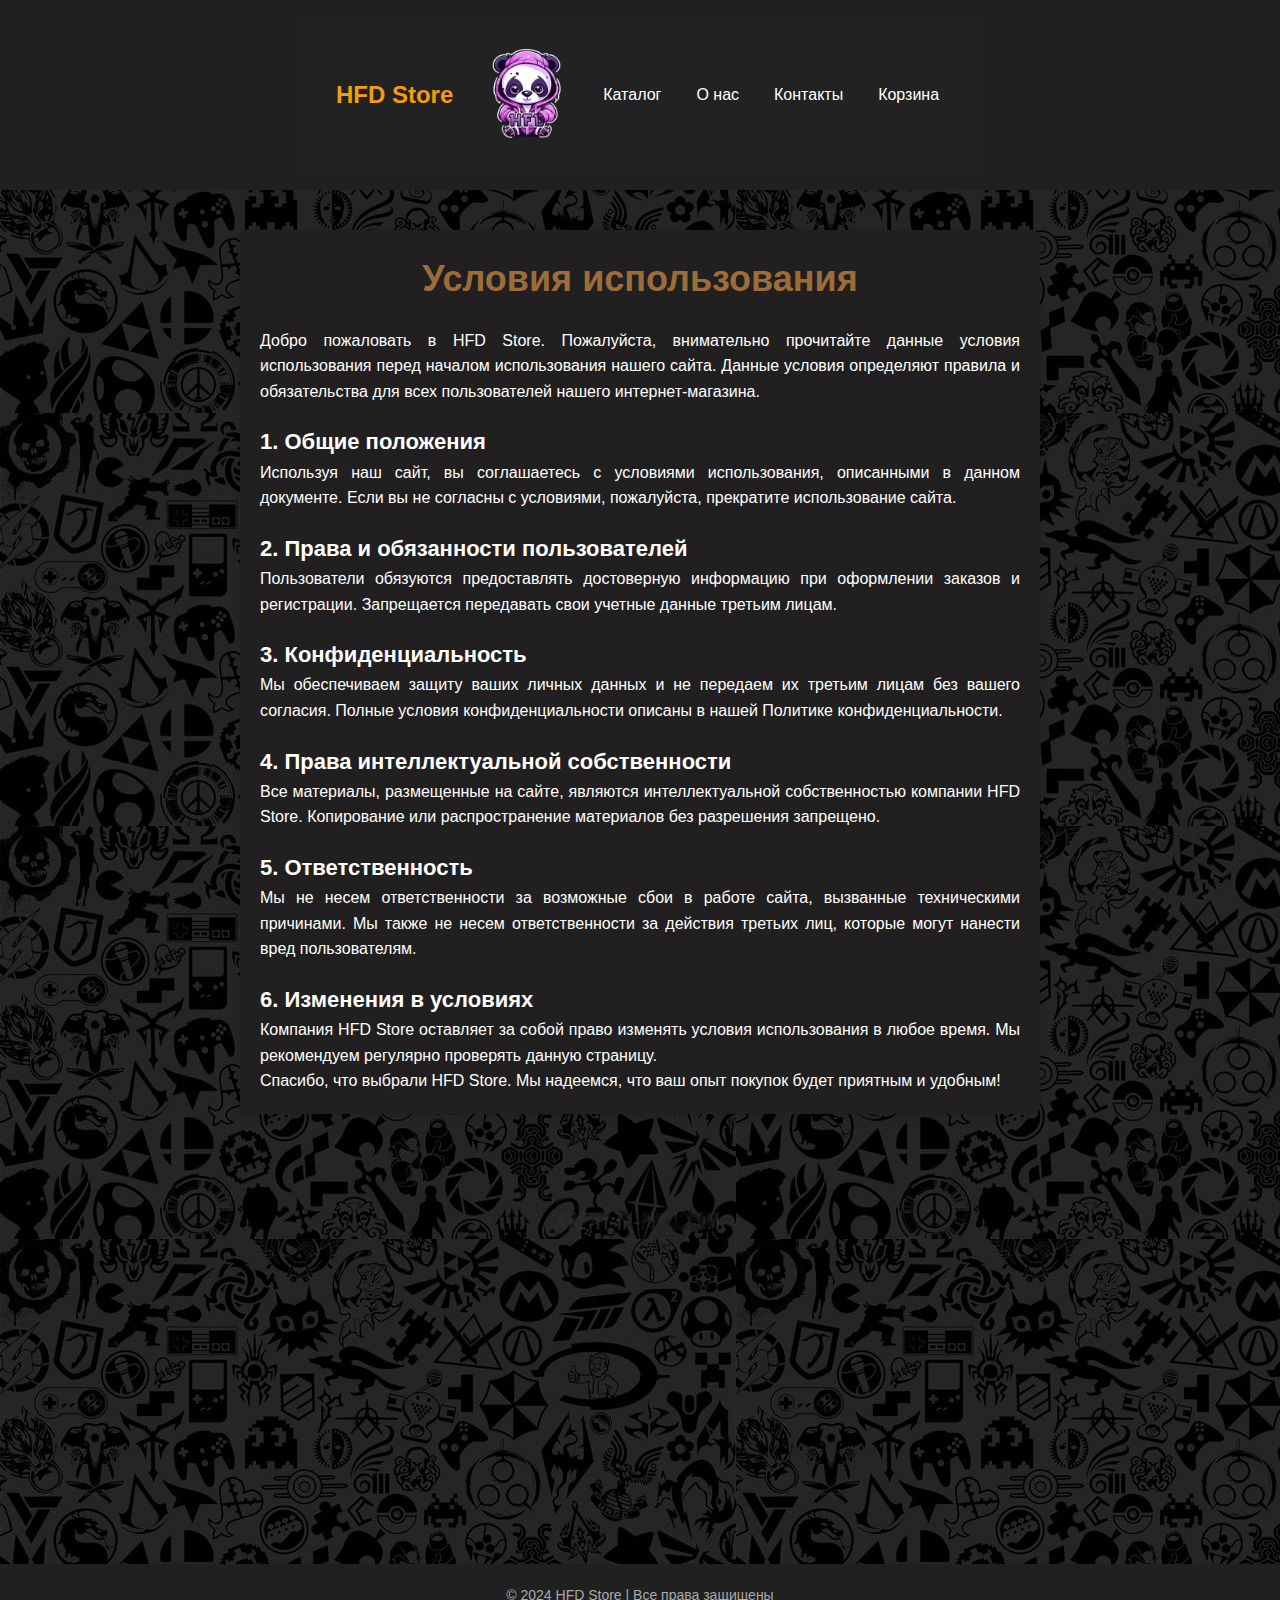
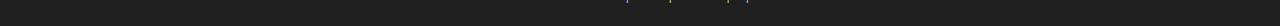
<file: terms.html>
<!DOCTYPE html>
<html lang="ru">
<head>
    <meta charset="UTF-8">
    <meta name="viewport" content="width=device-width, initial-scale=1.0">
    <title>Условия использования | HFD Store</title>
    <link rel="stylesheet" href="styles8.css">
</head>
<body>
    <header>
        <nav class="navbar">
            <a href="index.html" class="logo">HFD Store</a>
            <a href="index.html" class="logo">
                <img src="logo.png" alt="GameStore Logo" class="logo-image">
            </a>
            <ul>
                <li><a href="catalog.html">Каталог</a></li>
                <li><a href="about.html">О нас</a></li>
                <li><a href="contacts.html">Контакты</a></li>
                <li><a href="cart2.html">Корзина</a></li>
            </ul>
        </nav>
    </header>

    <main class="content">
        <h1>Условия использования</h1>
        <p>Добро пожаловать в HFD Store. Пожалуйста, внимательно прочитайте данные условия использования перед началом использования нашего сайта. Данные условия определяют правила и обязательства для всех пользователей нашего интернет-магазина.</p>

        <h2>1. Общие положения</h2>
        <p>Используя наш сайт, вы соглашаетесь с условиями использования, описанными в данном документе. Если вы не согласны с условиями, пожалуйста, прекратите использование сайта.</p>

        <h2>2. Права и обязанности пользователей</h2>
        <p>Пользователи обязуются предоставлять достоверную информацию при оформлении заказов и регистрации. Запрещается передавать свои учетные данные третьим лицам.</p>

        <h2>3. Конфиденциальность</h2>
        <p>Мы обеспечиваем защиту ваших личных данных и не передаем их третьим лицам без вашего согласия. Полные условия конфиденциальности описаны в нашей <a href="privacy.html">Политике конфиденциальности</a>.</p>

        <h2>4. Права интеллектуальной собственности</h2>
        <p>Все материалы, размещенные на сайте, являются интеллектуальной собственностью компании HFD Store. Копирование или распространение материалов без разрешения запрещено.</p>

        <h2>5. Ответственность</h2>
        <p>Мы не несем ответственности за возможные сбои в работе сайта, вызванные техническими причинами. Мы также не несем ответственности за действия третьих лиц, которые могут нанести вред пользователям.</p>

        <h2>6. Изменения в условиях</h2>
        <p>Компания HFD Store оставляет за собой право изменять условия использования в любое время. Мы рекомендуем регулярно проверять данную страницу.</p>

        <p>Спасибо, что выбрали HFD Store. Мы надеемся, что ваш опыт покупок будет приятным и удобным!</p>
    </main>

    <footer>
        <p>&copy; 2024 HFD Store | Все права защищены</p>
    </footer>
</body>
</html>
</file>
<file: styles.css>
/* Общие стили */
* {
    margin: 0;
    padding: 0;
    box-sizing: border-box;
}

body {
    font-family: 'Arial', sans-serif;
    background-image: url('95e138a40386c88a01dcd7c20ed6c7b5.jpg');
    color: #fff;
    line-height: 1.6;
}

a {
    color: #fff;
    text-decoration: none;
}

header, footer {
    background-color: #202020;
    padding: 20px 0;
}

nav ul {
    display: flex;
    justify-content: center;
    list-style: none;
}

nav ul li {
    margin: 0 15px;
}

nav ul li a {
    font-size: 16px;
    transition: color 0.3s;
}

nav ul li a:hover {
    color: #f39c12;
}

.logo {
    font-size: 24px;
    font-weight: bold;
    color: #f39c12;
}

.main {
    padding: 40px 20px;
    text-align: center;
}

h1 {
    font-size: 32px;
    margin-bottom: 20px;
}

.btn {
    display: inline-block;
    background-color: #f39c12;
    color: #fff;
    padding: 10px 20px;
    border-radius: 5px;
    transition: background-color 0.3s;
}

.btn:hover {
    background-color: #e67e22;
}

/* Стили для футера */
footer {
    text-align: center;
    padding: 20px;
    margin-top: 50vh;
    /*margin-top: 50vh;*/
    /*position: fixed;
    bottom: 0px;
    left: 0px;
    right: 0px;*/
}

footer p, footer nav a {
    font-size: 14px;
    color: #aaa;
}

footer nav a {
    margin: 0 10px;
    color: #f39c12;
    transition: color 0.3s;
}

footer nav a:hover {
    color: #fff;
}
/* Основные стили для логотипа */
.logo {
    display: flex;
    align-items: center;
    justify-content: center;
    padding: 10px;
    text-decoration: none;
}

.logo-image {
    max-width: 100px; /* Размер логотипа */
    height: auto;
    transition: transform 0.3s ease, box-shadow 0.3s ease; /* Эффекты при наведении */
}

    /* Эффект при наведении */
    .logo-image:hover {
        transform: scale(1.1); /* Увеличение логотипа */
    }

/* Центрирование навигации */
.navbar {
    display: flex;
    justify-content: space-between;
    align-items: center;
    padding: 15px 30px;
    background-color: #222; /* Цвет фона навигации */
}

    .navbar ul {
        display: flex;
        list-style: none;
        margin: 0;
        padding: 0;
    }

        .navbar ul li {
            margin-left: 20px;
        }

            .navbar ul li a {
                color: #fff;
                text-decoration: none;
                transition: color 0.3s ease;
            }

                .navbar ul li a:hover {
                    color: #f0a500; /* Цвет текста при наведении */
                }
.content {
    max-width: 800px;
    margin: 40px auto;
    padding: 20px;
    background-color: #211f1f;
    border-radius: 8px;
    box-shadow: 0 4px 8px rgba(0, 0, 0, 0.1);
}

    .content h1 {
        font-size: 28px;
        margin-bottom: 20px;
    }

    .content h2 {
        font-size: 22px;
        margin-top: 20px;
    }

    .content p {
        font-size: 16px;
        line-height: 1.6;
    }

body {
    font-family: Arial, sans-serif;
   
}

.game-section {
    display: flex;
    flex-wrap: wrap;
    gap: 20px;
    max-width: 1200px;
    margin: auto;
    padding: 20px;
    justify-content: center;
}

.game-block {
    display: flex;
    flex-direction: column;
    width: 500px;
    background-color: #211f1f;
    border-radius: 8px;
    box-shadow: 0 4px 8px rgba(0, 0, 0, 0.1);
    overflow: hidden;
}

.game-card {
    position: relative;
    text-align: center;
}

    .game-card img {
        width: 100%;
        height: auto;
        display: block;
    }

    .game-card h3 {
        position: absolute;
        bottom: 10px;
        left: 0;
        width: 100%;
        font-size: 1.1em;
        color: white;
        background-color: rgba(0, 0, 0, 0.6);
        padding: 5px 0;
        margin: 0;
    }

.game-list {
    padding: 15px;
    text-align: left;
}

    .game-list h4 {
        font-size: 1.1em;
        color: #f39c12;
        margin-bottom: 10px;
    }

    .game-list ul {
        list-style-type: none;
        padding: 0;
        margin: 0;
        color: #ffffff;
    }

    .game-list li {
        margin: 5px 0;
    }

    .game-list a {
        display: inline-block;
        margin-top: 10px;
        color: #007bff;
        text-decoration: none;
        font-weight: bold;
        font-size: 0.9em;
    }

        .game-list a:hover {
            text-decoration: underline;
        }

@media (max-width: 768px) {
    .game-section {
        flex-direction: column;
        align-items: center;
    }

    .game-block {
        width: 100%;
        max-width: 400px;
    }
}

body {
    font-family: Arial, sans-serif;
    text-align: justify;

}

.cart-container {
    max-width: 800px;
    margin: 20px auto;
    padding: 20px;
    background-color: #fff;
    border-radius: 8px;
    box-shadow: 0 4px 8px rgba(0, 0, 0, 0.1);
}

.cart-header {
    display: flex;
    justify-content: space-between;
    align-items: center;
    color: #f39c12
}

    .cart-header h2 {
        font-size: 1.5em;
    }

    .cart-header span {
        color: #888;
        font-size: 0.9em;
    }

.cart-actions {
    display: flex;
    gap: 10px;
}

.cart-item {
    display: flex;
    align-items: center;
    gap: 10px;
    margin-top: 15px;
    padding: 15px;
    border-top: 1px solid #ddd;
    color: #f39c12
}

    .cart-item img {
        width: 60px;
        height: auto;
        border-radius: 4px;
    }

.item-info {
    flex: 1;
}

    .item-info h3 {
        font-size: 1em;
        margin: 0;
    }

    .item-info p {
        color: #888;
        font-size: 0.9em;
        margin: 5px 0;
    }

.item-quantity {
    display: flex;
    align-items: center;
    gap: 5px;
}

    .item-quantity button {
        background-color: #f0f0f0;
        border: none;
        padding: 5px;
        border-radius: 4px;
        cursor: pointer;
    }

.item-price {
    display: flex;
    flex-direction: column;
    align-items: flex-end;
}

.discounted-price {
    font-size: 1.1em;
    color: #f39c12;
}

.original-price {
    font-size: 0.8em;
    color: #888;
    text-decoration: line-through;
}

.remove-item {
    background: none;
    border: none;
    font-size: 1.2em;
    color: #f39c12;
    cursor: pointer;
}

.recommendations-title {
    margin-top: 20px;
    font-size: 1.3em;
}

.recommendations {
    display: flex;
    gap: 10px;
    overflow-x: auto;
    padding: 10px 0;
}

.recommended-item {
    width: 100px;
    text-align: center;
    background-color: #f0f5fa;
    padding: 10px;
    border-radius: 4px;
    box-shadow: 0 4px 8px rgba(0, 0, 0, 0.1);
}

    .recommended-item img {
        width: 100%;
        height: auto;
        border-radius: 4px;
    }

.discount {
    position: absolute;
    background-color: #54c98e;
    color: white;
    padding: 2px 5px;
    border-radius: 3px;
    font-size: 0.7em;
    top: 5px;
    right: 5px;
}

.price {
    font-weight: bold;
}

.summary {
    margin-top: 20px;
    padding-top: 15px;
    border-top: 1px solid #ddd;
}

.summary-item {
    display: flex;
    justify-content: space-between;
    margin: 10px 0;
}

.final-price {
    display: flex;
    justify-content: space-between;
    font-size: 1.1em;
    font-weight: bold;
    color: #333;
}

.checkout-btn {
    width: 100%;
    padding: 10px;
    background-color: #ffdd33;
    color: #333;
    border: none;
    border-radius: 4px;
    font-size: 1.2em;
    cursor: pointer;
    margin-top: 10px;
}
.contact-images {
    margin-top: 20px;
    display: flex;
    justify-content: flex-start;
    gap: 15px;
}
    .contact-images a img {
        width: 50px;
        height: 50px;
        transition: transform 0.3s, opacity 0.3s;
    }

        .contact-images a img:hover {
            transform: scale(1.1);
            opacity: 0.8;
        }




    h1 {
      color: hsla(32 50% 50% / .8);

  
      left: -100px;
      top: 50%;
  
    }



    .c {
      min-width: 700px;
      width: 700px;
      height: 500px;
      border-radius: 12px;
      padding: 20px;
      padding-bottom: 40px;
      box-shadow: 0 8px 48px 2px hsla(10 6% 15% / .4);

      display: flex;
      align-items: flex-end;
      justify-content: center;

      position: relative;
      overflow: hidden;
      background: hsl(0 0% 90%);

      box-sizing: border-box;
    }

    .ci {
      position: absolute;
      top: 0;
      left: 0;

      width: inherit;
      height: inherit;
      transform-origin: left 50%;

      background: inherit;

      z-index: var(--z);
      transition: .3s ease-out;
    }

        .ci img {
            width: 100%; /* Убедитесь, что изображение растягивается на всю ширину контейнера */
            height: 100%; /* Высота также занимает весь контейнер */
            object-fit: cover; /* Сохраняет соотношение сторон и обрезает лишнее */
            object-position: center; /* Центрирует изображение в контейнере */
        }

.ch {
    position: absolute;
    top: 70%;
    left: 4%;
    transform: translateY(-50%);
    font-size: 2rem;
    color: hsl(0deg 0% 100% / 80%);
    text-shadow: 0 2px 10px hsla(var(--h) var(--s) 10% / .3);
}

    input {
      position: absolute;
      left: 0;
      top: 0;
      opacity: 0;
      z-index: -10;
    }

    label {
      width: 10%;
      height: 10px;
      margin-right: 4px;
      border-radius: 20px;

      background: hsla(0 0% 90% / .3);
      cursor: pointer;

      position: relative;
      z-index: 10;
    }

    label:last-child {
      margin-right: 0;
    }

    input:checked+label {
      background: linear-gradient(to right,
        hsla(var(--hue) 80% 70% / .7),
        hsla(calc(var(--hue) + 30) 80% 50% / .7));
    }

    input:not(:checked)+label+.ci {
      transform: translateX(-100%);
      opacity: 0;
    }

    input:checked+label+.ci~.ci {
      transform: translateX(100%);
    }

    input:not(:checked)+label+.ci {
      transition: 0;
    }

.container {
    display: flex;
    justify-content: center;
    align-items: center;
    height: -30px; /* Высота контейнера, равная высоте окна */
}
.popular-games {
    padding: 20px;
    text-align: center;
}

    .popular-games h2 {
        font-size: 1.5em;
        margin-bottom: 15px;
    }

.game-carousel {
    display: flex;
    overflow-x: auto;
    gap: 10px;
    justify-content: center;
}

.game-item {
    min-width: 180px;
    height: 120px;
    display: flex;
    align-items: center;
    justify-content: center;
    font-size: 0.9em;
    color: white;
    background-color: #333;
    border-radius: 8px;
    position: relative;
}

    .game-item:nth-child(1) {
        background-color: #32cd32;
    }

    .game-item:nth-child(2) {
        background-color: #1c6fa9;
    }

    .game-item:nth-child(3) {
        background-color: #ff6347;
    }

    .game-item:nth-child(4) {
        background-color: #1e3d59;
    }

    .game-item:nth-child(5) {
        background-color: #dc143c;
    }

    .game-item:nth-child(6) {
        background-color: #ff4500;
    }

    .game-item:nth-child(7) {
        background-color: #2e8b57;
    }

    .game-item:nth-child(8) {
        background-color: #4682b4;
    }

/* Стиль для скроллбара */
.game-carousel::-webkit-scrollbar {
    height: 8px;
}

.game-carousel::-webkit-scrollbar-thumb {
    background-color: #888;
    border-radius: 4px;
}

    .game-carousel::-webkit-scrollbar-thumb:hover {
        background-color: #555;
    }
.intro {
    display: flex;
    flex-direction: column;
    align-items: center;
    text-align: center;
    padding: 40px 0;
}

.intro-content {
    margin-bottom: 20px;
}

.intro h1 {
    font-size: 2em;
    margin-bottom: 10px;
}

.intro p {
    font-size: 1.2em;
    margin-bottom: 20px;
}

.btn {
    display: inline-block;
    padding: 10px 20px;
    background-color: #f39c12;
    color: white;
    text-decoration: none;
    border-radius: 5px;
    font-size: 1em;
}

    .btn:hover {
        background-color: #155a88;
    }
header {
    display: flex; /* Используем flexbox для выравнивания содержимого */
    justify-content: center; /* Центрируем содержимое по горизонтали */
}

.navbar {
    display: flex; /* Используем flexbox для навигации */
    align-items: center; /* Центрируем элементы по вертикали */
}

.logo {
    margin: 0; /* Убираем отступы для ссылки с логотипом */
}

.logo-image {
   
    height: auto; /* Сохраняем пропорции изображения */
}

.game-carousel .game-item {
    transition: transform 0.3s ease;
}

    .game-carousel .game-item:hover {
        transform: scale(1.05);
    }

.intro .btn {
    margin-bottom: 20px;
}

.container {
    margin-top: 20px;
}
.platform-buttons {
    display: flex;
    justify-content: center;
    gap: 20px;
    margin-top: 20px;
}

.platform-button {
    display: flex;
    align-items: center;
    justify-content: center;
    flex-direction: column;
    width: 120px;
    height: 80px;
    border: 1px solid #ddd;
    border-radius: 10px;
    transition: background-color 0.3s;
    cursor: pointer;
}

    .platform-button img {
        width: 40px;
        height: 40px;
        margin-bottom: 5px;
    }

    .platform-button span {
        font-size: 14px;
        font-weight: bold;
    }

    .platform-button:hover {
        background-color: #f0f0f0;
    }
</file>
<file: styles3.css>
/* Общие стили */
* {
    margin: 0;
    padding: 0;
    box-sizing: border-box;
}

body {
    font-family: 'Arial', sans-serif;
    background-image: url('95e138a40386c88a01dcd7c20ed6c7b5.jpg');
    color: #fff;
    line-height: 1.6;
}

a {
    color: #fff;
    text-decoration: none;
}

header, footer {
    background-color: #202020;
    padding: 20px 0;
}

nav ul {
    display: flex;
    justify-content: center;
    list-style: none;
}

nav ul li {
    margin: 0 15px;
}

nav ul li a {
    font-size: 16px;
    transition: color 0.3s;
}

nav ul li a:hover {
    color: #f39c12;
}

.logo {
    font-size: 24px;
    font-weight: bold;
    color: #f39c12;
}

.main {
    padding: 40px 20px;
    text-align: center;
}

h1 {
    font-size: 32px;
    margin-bottom: 20px;

}

.btn {
    display: inline-block;
    background-color: #f39c12;
    color: #fff;
    padding: 10px 20px;
    border-radius: 5px;
    transition: background-color 0.3s;
}

.btn:hover {
    background-color: #e67e22;
}

/* Стили для футера */
footer {
    text-align: center;
    padding: 20px;
    margin-top: 50vh;
    /*margin-top: 50vh;*/
    /*position: fixed;
    bottom: 0px;
    left: 0px;
    right: 0px;*/
}

footer p, footer nav a {
    font-size: 14px;
    color: #aaa;
}

footer nav a {
    margin: 0 10px;
    color: #f39c12;
    transition: color 0.3s;
}

footer nav a:hover {
    color: #fff;
}
/* Основные стили для логотипа */
.logo {
    display: flex;
    align-items: center;
    justify-content: center;
    padding: 10px;
    text-decoration: none;
}

.logo-image {
    max-width: 100px; /* Размер логотипа */
    height: auto;
    transition: transform 0.3s ease, box-shadow 0.3s ease; /* Эффекты при наведении */
}

    /* Эффект при наведении */
    .logo-image:hover {
        transform: scale(1.1); /* Увеличение логотипа */
    }

/* Центрирование навигации */
.navbar {
    display: flex;
    justify-content: space-between;
    align-items: center;
    padding: 15px 30px;
    background-color: #222; /* Цвет фона навигации */
}

    .navbar ul {
        display: flex;
        list-style: none;
        margin: 0;
        padding: 0;
    }

        .navbar ul li {
            margin-left: 20px;
        }

            .navbar ul li a {
                color: #fff;
                text-decoration: none;
                transition: color 0.3s ease;
            }

                .navbar ul li a:hover {
                    color: #f0a500; /* Цвет текста при наведении */
                }
.content {
    max-width: 800px;
    margin: 40px auto;
    padding: 20px;
    background-color: #211f1f;
    border-radius: 8px;
    box-shadow: 0 4px 8px rgba(0, 0, 0, 0.1);
}

    .content h1 {
        font-size: 36px;
        margin-bottom: 20px;
    }

    .content h2 {
        font-size: 22px;
        margin-top: 20px;
    }

    .content p {
        font-size: 16px;
        line-height: 1.6;
    }

body {
    font-family: Arial, sans-serif;
   
}

.game-section {
    display: flex;
    flex-wrap: wrap;
    gap: 20px;
    max-width: 1200px;
    margin: auto;
    padding: 20px;
    justify-content: center;
}

.game-block {
    display: flex;
    flex-direction: column;
    width: 500px;
    background-color: #211f1f;
    border-radius: 8px;
    box-shadow: 0 4px 8px rgba(0, 0, 0, 0.1);
    overflow: hidden;
}

.game-card {
    position: relative;
    text-align: center;
}

    .game-card img {
        width: 100%;
        height: auto;
        display: block;
    }

    .game-card h3 {
        position: absolute;
        bottom: 10px;
        left: 0;
        width: 100%;
        font-size: 1.1em;
        color: white;
        background-color: rgba(0, 0, 0, 0.6);
        padding: 5px 0;
        margin: 0;
    }

.game-list {
    padding: 15px;
    text-align: left;
}

    .game-list h4 {
        font-size: 1.1em;
        color: #f39c12;
        margin-bottom: 10px;
    }

    .game-list ul {
        list-style-type: none;
        padding: 0;
        margin: 0;
        color: #ffffff;
    }

    .game-list li {
        margin: 5px 0;
    }

    .game-list a {
        display: inline-block;
        margin-top: 10px;
        color: #007bff;
        text-decoration: none;
        font-weight: bold;
        font-size: 0.9em;
    }

        .game-list a:hover {
            text-decoration: underline;
        }

@media (max-width: 768px) {
    .game-section {
        flex-direction: column;
        align-items: center;
    }

    .game-block {
        width: 100%;
        max-width: 400px;
    }
}

body {
    font-family: Arial, sans-serif;
    text-align: justify;

}

.cart-container {
    max-width: 800px;
    margin: 20px auto;
    padding: 20px;
    background-color: #fff;
    border-radius: 8px;
    box-shadow: 0 4px 8px rgba(0, 0, 0, 0.1);
}

.cart-header {
    display: flex;
    justify-content: space-between;
    align-items: center;
    color: #f39c12
}

    .cart-header h2 {
        font-size: 1.5em;
    }

    .cart-header span {
        color: #888;
        font-size: 0.9em;
    }

.cart-actions {
    display: flex;
    gap: 10px;
}

.cart-item {
    display: flex;
    align-items: center;
    gap: 10px;
    margin-top: 15px;
    padding: 15px;
    border-top: 1px solid #ddd;
    color: #f39c12
}

    .cart-item img {
        width: 60px;
        height: auto;
        border-radius: 4px;
    }

.item-info {
    flex: 1;
}

    .item-info h3 {
        font-size: 1em;
        margin: 0;
    }

    .item-info p {
        color: #888;
        font-size: 0.9em;
        margin: 5px 0;
    }

.item-quantity {
    display: flex;
    align-items: center;
    gap: 5px;
}

    .item-quantity button {
        background-color: #f0f0f0;
        border: none;
        padding: 5px;
        border-radius: 4px;
        cursor: pointer;
    }

.item-price {
    display: flex;
    flex-direction: column;
    align-items: flex-end;
}

.discounted-price {
    font-size: 1.1em;
    color: #f39c12;
}

.original-price {
    font-size: 0.8em;
    color: #888;
    text-decoration: line-through;
}

.remove-item {
    background: none;
    border: none;
    font-size: 1.2em;
    color: #f39c12;
    cursor: pointer;
}

.recommendations-title {
    margin-top: 20px;
    font-size: 1.3em;
}

.recommendations {
    display: flex;
    gap: 10px;
    overflow-x: auto;
    padding: 10px 0;
}

.recommended-item {
    width: 100px;
    text-align: center;
    background-color: #f0f5fa;
    padding: 10px;
    border-radius: 4px;
    box-shadow: 0 4px 8px rgba(0, 0, 0, 0.1);
}

    .recommended-item img {
        width: 100%;
        height: auto;
        border-radius: 4px;
    }

.discount {
    position: absolute;
    background-color: #54c98e;
    color: white;
    padding: 2px 5px;
    border-radius: 3px;
    font-size: 0.7em;
    top: 5px;
    right: 5px;
}

.price {
    font-weight: bold;
}

.summary {
    margin-top: 20px;
    padding-top: 15px;
    border-top: 1px solid #ddd;
}

.summary-item {
    display: flex;
    justify-content: space-between;
    margin: 10px 0;
}

.final-price {
    display: flex;
    justify-content: space-between;
    font-size: 1.1em;
    font-weight: bold;
    color: #333;
}

.checkout-btn {
    width: 100%;
    padding: 10px;
    background-color: #ffdd33;
    color: #333;
    border: none;
    border-radius: 4px;
    font-size: 1.2em;
    cursor: pointer;
    margin-top: 10px;
}
.contact-images {
    margin-top: 20px;
    display: flex;
    justify-content: flex-start;
    gap: 15px;
}
    .contact-images a img {
        width: 50px;
        height: 50px;
        transition: transform 0.3s, opacity 0.3s;
    }

        .contact-images a img:hover {
            transform: scale(1.1);
            opacity: 0.8;
        }




    h1 {
      color: hsla(32 50% 50% / .8);

  
      left: -100px;
      top: 50%;
  
    }



    .c {
      min-width: 700px;
      width: 700px;
      height: 500px;
      border-radius: 12px;
      padding: 20px;
      padding-bottom: 40px;
      box-shadow: 0 8px 48px 2px hsla(10 6% 15% / .4);

      display: flex;
      align-items: flex-end;
      justify-content: center;

      position: relative;
      overflow: hidden;
      background: hsl(0 0% 90%);

      box-sizing: border-box;
    }

    .ci {
      position: absolute;
      top: 0;
      left: 0;

      width: inherit;
      height: inherit;
      transform-origin: left 50%;

      background: inherit;

      z-index: var(--z);
      transition: .3s ease-out;
    }

        .ci img {
            width: 100%; /* Убедитесь, что изображение растягивается на всю ширину контейнера */
            height: 100%; /* Высота также занимает весь контейнер */
            object-fit: cover; /* Сохраняет соотношение сторон и обрезает лишнее */
            object-position: center; /* Центрирует изображение в контейнере */
        }

.ch {
    position: absolute;
    top: 70%;
    left: 4%;
    transform: translateY(-50%);
    font-size: 2rem;
    color: hsl(0deg 0% 100% / 80%);
    text-shadow: 0 2px 10px hsla(var(--h) var(--s) 10% / .3);
}

    input {
      position: absolute;
      left: 0;
      top: 0;
      opacity: 0;
      z-index: -10;
    }

    label {
      width: 10%;
      height: 10px;
      margin-right: 4px;
      border-radius: 20px;

      background: hsla(0 0% 90% / .3);
      cursor: pointer;

      position: relative;
      z-index: 10;
    }

    label:last-child {
      margin-right: 0;
    }

    input:checked+label {
      background: linear-gradient(to right,
        hsla(var(--hue) 80% 70% / .7),
        hsla(calc(var(--hue) + 30) 80% 50% / .7));
    }

    input:not(:checked)+label+.ci {
      transform: translateX(-100%);
      opacity: 0;
    }

    input:checked+label+.ci~.ci {
      transform: translateX(100%);
    }

    input:not(:checked)+label+.ci {
      transition: 0;
    }

.container {
    display: flex;
    justify-content: center;
    align-items: center;
    height: -30px; /* Высота контейнера, равная высоте окна */
}
.popular-games {
    padding: 20px;
    text-align: center;
}

    .popular-games h2 {
        font-size: 1.5em;
        margin-bottom: 15px;
    }

.game-carousel {
    display: flex;
    overflow-x: auto;
    gap: 10px;
    justify-content: center;
}

.game-item {
    min-width: 180px;
    height: 120px;
    display: flex;
    align-items: center;
    justify-content: center;
    font-size: 0.9em;
    color: white;
    background-color: #333;
    border-radius: 8px;
    position: relative;
}

    .game-item:nth-child(1) {
        background-color: #32cd32;
    }

    .game-item:nth-child(2) {
        background-color: #1c6fa9;
    }

    .game-item:nth-child(3) {
        background-color: #ff6347;
    }

    .game-item:nth-child(4) {
        background-color: #1e3d59;
    }

    .game-item:nth-child(5) {
        background-color: #dc143c;
    }

    .game-item:nth-child(6) {
        background-color: #ff4500;
    }

    .game-item:nth-child(7) {
        background-color: #2e8b57;
    }

    .game-item:nth-child(8) {
        background-color: #4682b4;
    }

/* Стиль для скроллбара */
.game-carousel::-webkit-scrollbar {
    height: 8px;
}

.game-carousel::-webkit-scrollbar-thumb {
    background-color: #888;
    border-radius: 4px;
}

    .game-carousel::-webkit-scrollbar-thumb:hover {
        background-color: #555;
    }
.intro {
    display: flex;
    flex-direction: column;
    align-items: center;
    text-align: center;
    padding: 40px 0;
}

.intro-content {
    margin-bottom: 20px;
}

.intro h1 {
    font-size: 2em;
    margin-bottom: 10px;
}

.intro p {
    font-size: 1.2em;
    margin-bottom: 20px;
}

.btn {
    display: inline-block;
    padding: 10px 20px;
    background-color: #f39c12;
    color: white;
    text-decoration: none;
    border-radius: 5px;
    font-size: 1em;
}

    .btn:hover {
        background-color: #155a88;
    }
header {
    display: flex; /* Используем flexbox для выравнивания содержимого */
    justify-content: center; /* Центрируем содержимое по горизонтали */
}

.navbar {
    display: flex; /* Используем flexbox для навигации */
    align-items: center; /* Центрируем элементы по вертикали */
}

.logo {
    margin: 0; /* Убираем отступы для ссылки с логотипом */
}

.logo-image {
   
    height: auto; /* Сохраняем пропорции изображения */
}

.game-carousel .game-item {
    transition: transform 0.3s ease;
}

    .game-carousel .game-item:hover {
        transform: scale(1.05);
    }
</file>
<file: styles2.css>
/* Общие стили */
* {
    margin: 0;
    padding: 0;
    box-sizing: border-box;
}

body {
    font-family: 'Arial', sans-serif;
    background-image: url('95e138a40386c88a01dcd7c20ed6c7b5.jpg');
    color: #fff;
    line-height: 1.6;
}

a {
    color: #fff;
    text-decoration: none;
}

header, footer {
    background-color: #202020;
    padding: 20px 0;
}

nav ul {
    display: flex;
    justify-content: center;
    list-style: none;
}

nav ul li {
    margin: 0 15px;
}

nav ul li a {
    font-size: 16px;
    transition: color 0.3s;
}

nav ul li a:hover {
    color: #f39c12;
}

.logo {
    font-size: 24px;
    font-weight: bold;
    color: #f39c12;
}

.main {
    padding: 40px 20px;
    text-align: center;
}

h1 {
    font-size: 32px;
    margin-bottom: 20px;
}

.btn {
    display: inline-block;
    background-color: #f39c12;
    color: #fff;
    padding: 10px 20px;
    border-radius: 5px;
    transition: background-color 0.3s;
}

.btn:hover {
    background-color: #e67e22;
}

/* Стили для футера */
footer {
    text-align: center;
    padding: 20px;
    margin-top: 50vh;
    /*margin-top: 50vh;*/
    /*position: fixed;
    bottom: 0px;
    left: 0px;
    right: 0px;*/
}

footer p, footer nav a {
    font-size: 14px;
    color: #aaa;
}

footer nav a {
    margin: 0 10px;
    color: #f39c12;
    transition: color 0.3s;
}

footer nav a:hover {
    color: #fff;
}
/* Основные стили для логотипа */
.logo {
    display: flex;
    align-items: center;
    justify-content: center;
    padding: 10px;
    text-decoration: none;
}

.logo-image {
    max-width: 100px; /* Размер логотипа */
    height: auto;
    transition: transform 0.3s ease, box-shadow 0.3s ease; /* Эффекты при наведении */
}

    /* Эффект при наведении */
    .logo-image:hover {
        transform: scale(1.1); /* Увеличение логотипа */
    }

/* Центрирование навигации */
.navbar {
    display: flex;
    justify-content: space-between;
    align-items: center;
    padding: 15px 30px;
    background-color: #222; /* Цвет фона навигации */
}

    .navbar ul {
        display: flex;
        list-style: none;
        margin: 0;
        padding: 0;
    }

        .navbar ul li {
            margin-left: 20px;
        }

            .navbar ul li a {
                color: #fff;
                text-decoration: none;
                transition: color 0.3s ease;
            }

                .navbar ul li a:hover {
                    color: #f0a500; /* Цвет текста при наведении */
                }
.content {
    max-width: 800px;
    margin: 40px auto;
    padding: 20px;
    background-color: #211f1f;
    border-radius: 8px;
    box-shadow: 0 4px 8px rgba(0, 0, 0, 0.1);
}

    .content h1 {
        font-size: 28px;
        margin-bottom: 20px;
    }

    .content h2 {
        font-size: 22px;
        margin-top: 20px;
    }

    .content p {
        font-size: 16px;
        line-height: 1.6;
    }

body {
    font-family: Arial, sans-serif;
   
}

.game-section {
    display: flex;
    flex-wrap: wrap;
    gap: 20px;
    max-width: 1200px;
    margin: auto;
    padding: 20px;
    justify-content: center;
}

.game-block {
    display: flex;
    flex-direction: column;
    width: 500px;
    background-color: #211f1f;
    border-radius: 8px;
    box-shadow: 0 4px 8px rgba(0, 0, 0, 0.1);
    overflow: hidden;
}

.game-card {
    position: relative;
    text-align: center;
}

    .game-card img {
        width: 100%;
        height: auto;
        display: block;
    }

    .game-card h3 {
        position: absolute;
        bottom: 10px;
        left: 0;
        width: 100%;
        font-size: 1.1em;
        color: white;
        background-color: rgba(0, 0, 0, 0.6);
        padding: 5px 0;
        margin: 0;
    }

.game-list {
    padding: 15px;
    text-align: left;
}

    .game-list h4 {
        font-size: 1.1em;
        color: #f39c12;
        margin-bottom: 10px;
    }

    .game-list ul {
        list-style-type: none;
        padding: 0;
        margin: 0;
        color: #ffffff;
    }

    .game-list li {
        margin: 5px 0;
    }

    .game-list a {
        display: inline-block;
        margin-top: 10px;
        color: #007bff;
        text-decoration: none;
        font-weight: bold;
        font-size: 0.9em;
    }

        .game-list a:hover {
            text-decoration: underline;
        }

@media (max-width: 768px) {
    .game-section {
        flex-direction: column;
        align-items: center;
    }

    .game-block {
        width: 100%;
        max-width: 400px;
    }
}

body {
    font-family: Arial, sans-serif;
    text-align: justify;

}

.cart-container {
    max-width: 800px;
    margin: 20px auto;
    padding: 20px;
    background-color: #fff;
    border-radius: 8px;
    box-shadow: 0 4px 8px rgba(0, 0, 0, 0.1);
}

.cart-header {
    display: flex;
    justify-content: space-between;
    align-items: center;
    color: #f39c12
}

    .cart-header h2 {
        font-size: 1.5em;
    }

    .cart-header span {
        color: #888;
        font-size: 0.9em;
    }

.cart-actions {
    display: flex;
    gap: 10px;
}

.cart-item {
    display: flex;
    align-items: center;
    gap: 10px;
    margin-top: 15px;
    padding: 15px;
    border-top: 1px solid #ddd;
    color: #f39c12
}

    .cart-item img {
        width: 60px;
        height: auto;
        border-radius: 4px;
    }

.item-info {
    flex: 1;
}

    .item-info h3 {
        font-size: 1em;
        margin: 0;
    }

    .item-info p {
        color: #888;
        font-size: 0.9em;
        margin: 5px 0;
    }

.item-quantity {
    display: flex;
    align-items: center;
    gap: 5px;
}

    .item-quantity button {
        background-color: #f0f0f0;
        border: none;
        padding: 5px;
        border-radius: 4px;
        cursor: pointer;
    }

.item-price {
    display: flex;
    flex-direction: column;
    align-items: flex-end;
}

.discounted-price {
    font-size: 1.1em;
    color: #f39c12;
}

.original-price {
    font-size: 0.8em;
    color: #888;
    text-decoration: line-through;
}

.remove-item {
    background: none;
    border: none;
    font-size: 1.2em;
    color: #f39c12;
    cursor: pointer;
}

.recommendations-title {
    margin-top: 20px;
    font-size: 1.3em;
}

.recommendations {
    display: flex;
    gap: 10px;
    overflow-x: auto;
    padding: 10px 0;
}

.recommended-item {
    width: 100px;
    text-align: center;
    background-color: #f0f5fa;
    padding: 10px;
    border-radius: 4px;
    box-shadow: 0 4px 8px rgba(0, 0, 0, 0.1);
}

    .recommended-item img {
        width: 100%;
        height: auto;
        border-radius: 4px;
    }

.discount {
    position: absolute;
    background-color: #54c98e;
    color: white;
    padding: 2px 5px;
    border-radius: 3px;
    font-size: 0.7em;
    top: 5px;
    right: 5px;
}

.price {
    font-weight: bold;
}

.summary {
    margin-top: 20px;
    padding-top: 15px;
    border-top: 1px solid #ddd;
}

.summary-item {
    display: flex;
    justify-content: space-between;
    margin: 10px 0;
}

.final-price {
    display: flex;
    justify-content: space-between;
    font-size: 1.1em;
    font-weight: bold;
    color: #333;
}

.checkout-btn {
    width: 100%;
    padding: 10px;
    background-color: #ffdd33;
    color: #333;
    border: none;
    border-radius: 4px;
    font-size: 1.2em;
    cursor: pointer;
    margin-top: 10px;
}
.contact-images {
    margin-top: 20px;
    display: flex;
    justify-content: flex-start;
    gap: 15px;
}
    .contact-images a img {
        width: 50px;
        height: 50px;
        transition: transform 0.3s, opacity 0.3s;
    }

        .contact-images a img:hover {
            transform: scale(1.1);
            opacity: 0.8;
        }




    h1 {
      color: hsla(32 50% 50% / .8);

  
      left: -100px;
      top: 50%;
  
    }



    .c {
      min-width: 700px;
      width: 700px;
      height: 500px;
      border-radius: 12px;
      padding: 20px;
      padding-bottom: 40px;
      box-shadow: 0 8px 48px 2px hsla(10 6% 15% / .4);

      display: flex;
      align-items: flex-end;
      justify-content: center;

      position: relative;
      overflow: hidden;
      background: hsl(0 0% 90%);

      box-sizing: border-box;
    }

    .ci {
      position: absolute;
      top: 0;
      left: 0;

      width: inherit;
      height: inherit;
      transform-origin: left 50%;

      background: inherit;

      z-index: var(--z);
      transition: .3s ease-out;
    }

        .ci img {
            width: 100%; /* Убедитесь, что изображение растягивается на всю ширину контейнера */
            height: 100%; /* Высота также занимает весь контейнер */
            object-fit: cover; /* Сохраняет соотношение сторон и обрезает лишнее */
            object-position: center; /* Центрирует изображение в контейнере */
        }

.ch {
    position: absolute;
    top: 70%;
    left: 4%;
    transform: translateY(-50%);
    font-size: 2rem;
    color: hsl(0deg 0% 100% / 80%);
    text-shadow: 0 2px 10px hsla(var(--h) var(--s) 10% / .3);
}

    input {
      position: absolute;
      left: 0;
      top: 0;
      opacity: 0;
      z-index: -10;
    }

    label {
      margin-right: 4px;
      border-radius: 20px;

      background: hsla(0 0% 90% / .3);
      cursor: pointer;

      position: relative;
      z-index: 10;
    }

    label:last-child {
      margin-right: 0;
    }

    input:checked+label {
      background: linear-gradient(to right,
        hsla(var(--hue) 80% 70% / .7),
        hsla(calc(var(--hue) + 30) 80% 50% / .7));
    }

    input:not(:checked)+label+.ci {
      transform: translateX(-100%);
      opacity: 0;
    }

    input:checked+label+.ci~.ci {
      transform: translateX(100%);
    }

    input:not(:checked)+label+.ci {
      transition: 0;
    }

.container {
    display: flex;
    justify-content: center;
    align-items: center;
    height: -30px; /* Высота контейнера, равная высоте окна */
}
.popular-games {
    padding: 20px;
    text-align: center;
}

    .popular-games h2 {
        font-size: 1.5em;
        margin-bottom: 15px;
    }

.game-carousel {
    display: flex;
    overflow-x: auto;
    gap: 10px;
    justify-content: center;
}

.game-item {
    min-width: 180px;
    height: 120px;
    display: flex;
    align-items: center;
    justify-content: center;
    font-size: 0.9em;
    color: white;
    background-color: #333;
    border-radius: 8px;
    position: relative;
}

    .game-item:nth-child(1) {
        background-color: #32cd32;
    }

    .game-item:nth-child(2) {
        background-color: #1c6fa9;
    }

    .game-item:nth-child(3) {
        background-color: #ff6347;
    }

    .game-item:nth-child(4) {
        background-color: #1e3d59;
    }

    .game-item:nth-child(5) {
        background-color: #dc143c;
    }

    .game-item:nth-child(6) {
        background-color: #ff4500;
    }

    .game-item:nth-child(7) {
        background-color: #2e8b57;
    }

    .game-item:nth-child(8) {
        background-color: #4682b4;
    }

/* Стиль для скроллбара */
.game-carousel::-webkit-scrollbar {
    height: 8px;
}

.game-carousel::-webkit-scrollbar-thumb {
    background-color: #888;
    border-radius: 4px;
}

    .game-carousel::-webkit-scrollbar-thumb:hover {
        background-color: #555;
    }
.intro {
    display: flex;
    flex-direction: column;
    align-items: center;
    text-align: center;
    padding: 40px 0;
}

.intro-content {
    margin-bottom: 20px;
}

.intro h1 {
    font-size: 2em;
    margin-bottom: 10px;
}

.intro p {
    font-size: 1.2em;
    margin-bottom: 20px;
}

.btn {
    display: inline-block;
    padding: 10px 20px;
    background-color: #f39c12;
    color: white;
    text-decoration: none;
    border-radius: 5px;
    font-size: 1em;
}

    .btn:hover {
        background-color: #155a88;
    }
header {
    display: flex; /* Используем flexbox для выравнивания содержимого */
    justify-content: center; /* Центрируем содержимое по горизонтали */
}

.navbar {
    display: flex; /* Используем flexbox для навигации */
    align-items: center; /* Центрируем элементы по вертикали */
}

.logo {
    margin: 0; /* Убираем отступы для ссылки с логотипом */
}

.logo-image {
   
    height: auto; /* Сохраняем пропорции изображения */
}

.game-carousel .game-item {
    transition: transform 0.3s ease;
}

    .game-carousel .game-item:hover {
        transform: scale(1.05);
    }

/* Стили для анимации текста при наведении */
.game-card a h3 {
    color: white; /* Начальный цвет текста */
    transition: color 0.3s ease; /* Плавная анимация */
}

    .game-card a h3:hover {
        color: orange; /* Цвет текста при наведении */
    }
</file>
<file: styles5.css>
/* Общие стили */
* {
    margin: 0;
    padding: 0;
    box-sizing: border-box;
}

body {
    font-family: 'Arial', sans-serif;
    background-image: url('95e138a40386c88a01dcd7c20ed6c7b5.jpg');
    color: #fff;
    line-height: 1.6;
}

a {
    color: #fff;
    text-decoration: none;
}

header, footer {
    background-color: #202020;
    padding: 20px 0;
}

nav ul {
    display: flex;
    justify-content: center;
    list-style: none;
}

nav ul li {
    margin: 0 15px;
}

nav ul li a {
    font-size: 16px;
    transition: color 0.3s;
}

nav ul li a:hover {
    color: #f39c12;
}

.logo {
    font-size: 24px;
    font-weight: bold;
    color: #f39c12;
}

.main {
    padding: 40px 20px;
    text-align: center;
}

h1 {
    font-size: 32px;
    margin-bottom: 20px;
}

.btn {
    display: inline-block;
    background-color: #f39c12;
    color: #fff;
    padding: 10px 20px;
    border-radius: 5px;
    transition: background-color 0.3s;
}

.btn:hover {
    background-color: #e67e22;
}

/* Стили для футера */
footer {
    text-align: center;
    padding: 20px;
    margin-top: 50vh;
    /*margin-top: 50vh;*/
    position: fixed;
    bottom: 0px;
    left: 0px;
    right: 0px;
}

footer p, footer nav a {
    font-size: 14px;
    color: #aaa;
}

footer nav a {
    margin: 0 10px;
    color: #f39c12;
    transition: color 0.3s;
}

footer nav a:hover {
    color: #fff;
}
/* Основные стили для логотипа */
.logo {
    display: flex;
    align-items: center;
    justify-content: center;
    padding: 10px;
    text-decoration: none;
}

.logo-image {
    max-width: 100px; /* Размер логотипа */
    height: auto;
    transition: transform 0.3s ease, box-shadow 0.3s ease; /* Эффекты при наведении */
}

    /* Эффект при наведении */
    .logo-image:hover {
        transform: scale(1.1); /* Увеличение логотипа */
    }

/* Центрирование навигации */
.navbar {
    display: flex;
    justify-content: space-between;
    align-items: center;
    padding: 15px 30px;
    background-color: #222; /* Цвет фона навигации */
}

    .navbar ul {
        display: flex;
        list-style: none;
        margin: 0;
        padding: 0;
    }

        .navbar ul li {
            margin-left: 20px;
        }

            .navbar ul li a {
                color: #fff;
                text-decoration: none;
                transition: color 0.3s ease;
            }

                .navbar ul li a:hover {
                    color: #f0a500; /* Цвет текста при наведении */
                }
.content {
    max-width: 800px;
    margin: 40px auto;
    padding: 20px;
    background-color: #211f1f;
    border-radius: 8px;
    box-shadow: 0 4px 8px rgba(0, 0, 0, 0.1);
}

    .content h1 {
        font-size: 28px;
        margin-bottom: 20px;
    }

    .content h2 {
        font-size: 22px;
        margin-top: 20px;
    }

    .content p {
        font-size: 16px;
        line-height: 1.6;
    }

body {
    font-family: Arial, sans-serif;
   
}

.game-section {
    display: flex;
    flex-wrap: wrap;
    gap: 20px;
    max-width: 1200px;
    margin: auto;
    padding: 20px;
    justify-content: center;
}

.game-block {
    display: flex;
    flex-direction: column;
    width: 500px;
    background-color: #211f1f;
    border-radius: 8px;
    box-shadow: 0 4px 8px rgba(0, 0, 0, 0.1);
    overflow: hidden;
}

.game-card {
    position: relative;
    text-align: center;
}

    .game-card img {
        width: 100%;
        height: auto;
        display: block;
    }

    .game-card h3 {
        position: absolute;
        bottom: 10px;
        left: 0;
        width: 100%;
        font-size: 1.1em;
        color: white;
        background-color: rgba(0, 0, 0, 0.6);
        padding: 5px 0;
        margin: 0;
    }

.game-list {
    padding: 15px;
    text-align: left;
}

    .game-list h4 {
        font-size: 1.1em;
        color: #f39c12;
        margin-bottom: 10px;
    }

    .game-list ul {
        list-style-type: none;
        padding: 0;
        margin: 0;
        color: #ffffff;
    }

    .game-list li {
        margin: 5px 0;
    }

    .game-list a {
        display: inline-block;
        margin-top: 10px;
        color: #007bff;
        text-decoration: none;
        font-weight: bold;
        font-size: 0.9em;
    }

        .game-list a:hover {
            text-decoration: underline;
        }

@media (max-width: 768px) {
    .game-section {
        flex-direction: column;
        align-items: center;
    }

    .game-block {
        width: 100%;
        max-width: 400px;
    }
}

body {
    font-family: Arial, sans-serif;
    text-align: justify;

}

.cart-container {
    max-width: 800px;
    margin: 20px auto;
    padding: 20px;
    background-color: #fff;
    border-radius: 8px;
    box-shadow: 0 4px 8px rgba(0, 0, 0, 0.1);
}

.cart-header {
    display: flex;
    justify-content: space-between;
    align-items: center;
    color: #f39c12
}

    .cart-header h2 {
        font-size: 1.5em;
    }

    .cart-header span {
        color: #888;
        font-size: 0.9em;
    }

.cart-actions {
    display: flex;
    gap: 10px;
}

.cart-item {
    display: flex;
    align-items: center;
    gap: 10px;
    margin-top: 15px;
    padding: 15px;
    border-top: 1px solid #ddd;
    color: #f39c12
}

    .cart-item img {
        width: 60px;
        height: auto;
        border-radius: 4px;
    }

.item-info {
    flex: 1;
}

    .item-info h3 {
        font-size: 1em;
        margin: 0;
    }

    .item-info p {
        color: #888;
        font-size: 0.9em;
        margin: 5px 0;
    }

.item-quantity {
    display: flex;
    align-items: center;
    gap: 5px;
}

    .item-quantity button {
        background-color: #f0f0f0;
        border: none;
        padding: 5px;
        border-radius: 4px;
        cursor: pointer;
    }

.item-price {
    display: flex;
    flex-direction: column;
    align-items: flex-end;
}

.discounted-price {
    font-size: 1.1em;
    color: #f39c12;
}

.original-price {
    font-size: 0.8em;
    color: #888;
    text-decoration: line-through;
}

.remove-item {
    background: none;
    border: none;
    font-size: 1.2em;
    color: #f39c12;
    cursor: pointer;
}

.recommendations-title {
    margin-top: 20px;
    font-size: 1.3em;
}

.recommendations {
    display: flex;
    gap: 10px;
    overflow-x: auto;
    padding: 10px 0;
}

.recommended-item {
    width: 100px;
    text-align: center;
    background-color: #f0f5fa;
    padding: 10px;
    border-radius: 4px;
    box-shadow: 0 4px 8px rgba(0, 0, 0, 0.1);
}

    .recommended-item img {
        width: 100%;
        height: auto;
        border-radius: 4px;
    }

.discount {
    position: absolute;
    background-color: #54c98e;
    color: white;
    padding: 2px 5px;
    border-radius: 3px;
    font-size: 0.7em;
    top: 5px;
    right: 5px;
}

.price {
    font-weight: bold;
}

.summary {
    margin-top: 20px;
    padding-top: 15px;
    border-top: 1px solid #ddd;
}

.summary-item {
    display: flex;
    justify-content: space-between;
    margin: 10px 0;
}

.final-price {
    display: flex;
    justify-content: space-between;
    font-size: 1.1em;
    font-weight: bold;
    color: #333;
}

.checkout-btn {
    width: 100%;
    padding: 10px;
    background-color: #ffdd33;
    color: #333;
    border: none;
    border-radius: 4px;
    font-size: 1.2em;
    cursor: pointer;
    margin-top: 10px;
}
.contact-images {
    margin-top: 20px;
    display: flex;
    justify-content: flex-start;
    gap: 15px;
}
    .contact-images a img {
        width: 50px;
        height: 50px;
        transition: transform 0.3s, opacity 0.3s;
    }

        .contact-images a img:hover {
            transform: scale(1.1);
            opacity: 0.8;
        }




    h1 {
      color: hsla(32 50% 50% / .8);

  
      left: -100px;
      top: 50%;
  
    }



    .c {
      min-width: 700px;
      width: 700px;
      height: 500px;
      border-radius: 12px;
      padding: 20px;
      padding-bottom: 40px;
      box-shadow: 0 8px 48px 2px hsla(10 6% 15% / .4);

      display: flex;
      align-items: flex-end;
      justify-content: center;

      position: relative;
      overflow: hidden;
      background: hsl(0 0% 90%);

      box-sizing: border-box;
    }

    .ci {
      position: absolute;
      top: 0;
      left: 0;

      width: inherit;
      height: inherit;
      transform-origin: left 50%;

      background: inherit;

      z-index: var(--z);
      transition: .3s ease-out;
    }

        .ci img {
            width: 100%; /* Убедитесь, что изображение растягивается на всю ширину контейнера */
            height: 100%; /* Высота также занимает весь контейнер */
            object-fit: cover; /* Сохраняет соотношение сторон и обрезает лишнее */
            object-position: center; /* Центрирует изображение в контейнере */
        }

.ch {
    position: absolute;
    top: 70%;
    left: 4%;
    transform: translateY(-50%);
    font-size: 2rem;
    color: hsl(0deg 0% 100% / 80%);
    text-shadow: 0 2px 10px hsla(var(--h) var(--s) 10% / .3);
}

    input {
      position: absolute;
      left: 0;
      top: 0;
      opacity: 0;
      z-index: -10;
    }

    label {
      
      margin-right: 4px;
      border-radius: 20px;

      background: hsla(0 0% 90% / .3);
      cursor: pointer;

      position: relative;
      z-index: 10;
    }

    label:last-child {
      margin-right: 0;
    }

    input:checked+label {
      background: linear-gradient(to right,
        hsla(var(--hue) 80% 70% / .7),
        hsla(calc(var(--hue) + 30) 80% 50% / .7));
    }

    input:not(:checked)+label+.ci {
      transform: translateX(-100%);
      opacity: 0;
    }

    input:checked+label+.ci~.ci {
      transform: translateX(100%);
    }

    input:not(:checked)+label+.ci {
      transition: 0;
    }

.container {
    display: flex;
    justify-content: center;
    align-items: center;
    height: -30px; /* Высота контейнера, равная высоте окна */
}
.popular-games {
    padding: 20px;
    text-align: center;
}

    .popular-games h2 {
        font-size: 1.5em;
        margin-bottom: 15px;
    }

.game-carousel {
    display: flex;
    overflow-x: auto;
    gap: 10px;
    justify-content: center;
}

.game-item {
    min-width: 180px;
    height: 120px;
    display: flex;
    align-items: center;
    justify-content: center;
    font-size: 0.9em;
    color: white;
    background-color: #333;
    border-radius: 8px;
    position: relative;
}

    .game-item:nth-child(1) {
        background-color: #32cd32;
    }

    .game-item:nth-child(2) {
        background-color: #1c6fa9;
    }

    .game-item:nth-child(3) {
        background-color: #ff6347;
    }

    .game-item:nth-child(4) {
        background-color: #1e3d59;
    }

    .game-item:nth-child(5) {
        background-color: #dc143c;
    }

    .game-item:nth-child(6) {
        background-color: #ff4500;
    }

    .game-item:nth-child(7) {
        background-color: #2e8b57;
    }

    .game-item:nth-child(8) {
        background-color: #4682b4;
    }

/* Стиль для скроллбара */
.game-carousel::-webkit-scrollbar {
    height: 8px;
}

.game-carousel::-webkit-scrollbar-thumb {
    background-color: #888;
    border-radius: 4px;
}

    .game-carousel::-webkit-scrollbar-thumb:hover {
        background-color: #555;
    }
.intro {
    display: flex;
    flex-direction: column;
    align-items: center;
    text-align: center;
    padding: 40px 0;
}

.intro-content {
    margin-bottom: 20px;
}

.intro h1 {
    font-size: 2em;
    margin-bottom: 10px;
}

.intro p {
    font-size: 1.2em;
    margin-bottom: 20px;
}

.btn {
    display: inline-block;
    padding: 10px 20px;
    background-color: #f39c12;
    color: white;
    text-decoration: none;
    border-radius: 5px;
    font-size: 1em;
}

    .btn:hover {
        background-color: #155a88;
    }
header {
    display: flex; /* Используем flexbox для выравнивания содержимого */
    justify-content: center; /* Центрируем содержимое по горизонтали */
}

.navbar {
    display: flex; /* Используем flexbox для навигации */
    align-items: center; /* Центрируем элементы по вертикали */
}

.logo {
    margin: 0; /* Убираем отступы для ссылки с логотипом */
}

.logo-image {
   
    height: auto; /* Сохраняем пропорции изображения */
}

.game-carousel .game-item {
    transition: transform 0.3s ease;
}

    .game-carousel .game-item:hover {
        transform: scale(1.05);
    }

.cart {
    display: flex;
    justify-content: center;
    align-items: center;
    text-align: center;
    margin-top: 20px;
}

.cart-container {
    max-width: 600px;
    width: 100%;
    background-color: #f9f9f9;
    padding: 20px;
    border-radius: 8px;
    box-shadow: 0 4px 8px rgba(0, 0, 0, 0.1);
}

.cart-header {
    display: flex;
    justify-content: space-between;
    align-items: center;
}

    .cart-header h2 {
        font-size: 24px;
        color: #ff9900;
        margin: 0;
    }

.cart-actions label {
    font-size: 16px;
    color: #555;
}

.cart-item {
    display: flex;
    justify-content: center;
    align-items: center;
    flex-direction: column;
}

.item-info h3 {
    font-size: 18px;
    color: #666;
}

.item-quantity {
    display: flex;
    justify-content: center;
    align-items: center;
    gap: 10px;
}

    .item-quantity button {
        font-size: 18px;
        padding: 5px 10px;
    }
</file>
<file: styles4.css>
/* Общие стили */
* {
    margin: 0;
    padding: 0;
    box-sizing: border-box;
}

body {
    font-family: 'Arial', sans-serif;
    background-image: url('95e138a40386c88a01dcd7c20ed6c7b5.jpg');
    color: #fff;
    line-height: 1.2;
}

a {
    color: #fff;
    text-decoration: none;
}

header, footer {
    background-color: #202020;
    padding: 20px 0;
}

nav ul {
    display: flex;
    justify-content: center;
    list-style: none;
}

nav ul li {
    margin: 0 15px;
}

nav ul li a {
    font-size: 16px;
    transition: color 0.3s;
}

nav ul li a:hover {
    color: #f39c12;
}

.logo {
    font-size: 24px;
    font-weight: bold;
    color: #f39c12;
}

.main {
    padding: 40px 20px;
    text-align: center;
}

h1 {
    font-size: 32px;
    margin-bottom: 20px;
    margin: 20px
}

.btn {
    display: inline-block;
    background-color: #f39c12;
    color: #fff;
    padding: 10px 20px;
    border-radius: 5px;
    transition: background-color 0.3s;
}

.btn:hover {
    background-color: #e67e22;
}

/* Стили для футера */
footer {
    text-align: center;
    padding: 20px;
    margin-top: 50vh;
    /*margin-top: 50vh;*/
    position: fixed;
    bottom: 0px;
    left: 0px;
    right: 0px;
}

footer p, footer nav a {
    font-size: 14px;
    color: #aaa;
}

footer nav a {
    margin: 0 10px;
    color: #f39c12;
    transition: color 0.3s;
}

footer nav a:hover {
    color: #fff;
}
/* Основные стили для логотипа */
.logo {
    display: flex;
    align-items: center;
    justify-content: center;
    padding: 10px;
    text-decoration: none;
}

.logo-image {
    max-width: 100px; /* Размер логотипа */
    height: auto;
    transition: transform 0.3s ease, box-shadow 0.3s ease; /* Эффекты при наведении */
}

    /* Эффект при наведении */
    .logo-image:hover {
        transform: scale(1.1); /* Увеличение логотипа */
    }

/* Центрирование навигации */
.navbar {
    display: flex;
    justify-content: space-between;
    align-items: center;
    padding: 15px 30px;
    background-color: #222; /* Цвет фона навигации */
}

    .navbar ul {
        display: flex;
        list-style: none;
        margin: 0;
        padding: 0;
    }

        .navbar ul li {
            margin-left: 20px;
        }

            .navbar ul li a {
                color: #fff;
                text-decoration: none;
                transition: color 0.3s ease;
            }

                .navbar ul li a:hover {
                    color: #f0a500; /* Цвет текста при наведении */
                }
.content {
    max-width: 800px;
    margin: 40px auto;
    padding: 20px;
    background-color: #211f1f;
    border-radius: 8px;
    box-shadow: 0 4px 8px rgba(0, 0, 0, 0.1);
}

    .content h1 {
        font-size: 28px;
        margin-bottom: 20px;
    }

    .content h2 {
        font-size: 22px;
        margin-top: 20px;
    }

    .content p {
        font-size: 16px;
        line-height: 1.6;
    }

body {
    font-family: Arial, sans-serif;
   
}

.game-section {
    display: flex;
    flex-wrap: wrap;
    gap: 20px;
    max-width: 1200px;
    margin: auto;
    padding: 20px;
    justify-content: center;
}

.game-block {
    display: flex;
    flex-direction: column;
    width: 500px;
    background-color: #211f1f;
    border-radius: 8px;
    box-shadow: 0 4px 8px rgba(0, 0, 0, 0.1);
    overflow: hidden;
}

.game-card {
    position: relative;
    text-align: center;
}

    .game-card img {
        width: 100%;
        height: auto;
        display: block;
    }

    .game-card h3 {
        position: absolute;
        bottom: 10px;
        left: 0;
        width: 100%;
        font-size: 1.1em;
        color: white;
        background-color: rgba(0, 0, 0, 0.6);
        padding: 5px 0;
        margin: 0;
    }

.game-list {
    padding: 15px;
    text-align: left;
}

    .game-list h4 {
        font-size: 1.1em;
        color: #f39c12;
        margin-bottom: 10px;
    }

    .game-list ul {
        list-style-type: none;
        padding: 0;
        margin: 0;
        color: #ffffff;
    }

    .game-list li {
        margin: 5px 0;
    }

    .game-list a {
        display: inline-block;
        margin-top: 10px;
        color: #007bff;
        text-decoration: none;
        font-weight: bold;
        font-size: 0.9em;
    }

        .game-list a:hover {
            text-decoration: underline;
        }

@media (max-width: 768px) {
    .game-section {
        flex-direction: column;
        align-items: center;
    }

    .game-block {
        width: 100%;
        max-width: 400px;
    }
}

body {
    font-family: Arial, sans-serif;
    text-align: justify;

}

.cart-container {
    max-width: 800px;
    margin: 20px auto;
    padding: 20px;
    background-color: #fff;
    border-radius: 8px;
    box-shadow: 0 4px 8px rgba(0, 0, 0, 0.1);
}

.cart-header {
    display: flex;
    justify-content: space-between;
    align-items: center;
    color: #f39c12
}

    .cart-header h2 {
        font-size: 1.5em;
    }

    .cart-header span {
        color: #888;
        font-size: 0.9em;
    }

.cart-actions {
    display: flex;
    gap: 10px;
}

.cart-item {
    display: flex;
    align-items: center;
    gap: 10px;
    margin-top: 15px;
    padding: 15px;
    border-top: 1px solid #ddd;
    color: #f39c12
}

    .cart-item img {
        width: 60px;
        height: auto;
        border-radius: 4px;
    }

.item-info {
    flex: 1;
}

    .item-info h3 {
        font-size: 1em;
        margin: 0;
    }

    .item-info p {
        color: #888;
        font-size: 0.9em;
        margin: 5px 0;
    }

.item-quantity {
    display: flex;
    align-items: center;
    gap: 5px;
}

    .item-quantity button {
        background-color: #f0f0f0;
        border: none;
        padding: 5px;
        border-radius: 4px;
        cursor: pointer;
    }

.item-price {
    display: flex;
    flex-direction: column;
    align-items: flex-end;
}

.discounted-price {
    font-size: 1.1em;
    color: #f39c12;
}

.original-price {
    font-size: 0.8em;
    color: #888;
    text-decoration: line-through;
}

.remove-item {
    background: none;
    border: none;
    font-size: 1.2em;
    color: #f39c12;
    cursor: pointer;
}

.recommendations-title {
    margin-top: 20px;
    font-size: 1.3em;
}

.recommendations {
    display: flex;
    gap: 10px;
    overflow-x: auto;
    padding: 10px 0;
}

.recommended-item {
    width: 100px;
    text-align: center;
    background-color: #f0f5fa;
    padding: 10px;
    border-radius: 4px;
    box-shadow: 0 4px 8px rgba(0, 0, 0, 0.1);
}

    .recommended-item img {
        width: 100%;
        height: auto;
        border-radius: 4px;
    }

.discount {
    position: absolute;
    background-color: #54c98e;
    color: white;
    padding: 2px 5px;
    border-radius: 3px;
    font-size: 0.7em;
    top: 5px;
    right: 5px;
}

.price {
    font-weight: bold;
}

.summary {
    margin-top: 20px;
    padding-top: 15px;
    border-top: 1px solid #ddd;
}

.summary-item {
    display: flex;
    justify-content: space-between;
    margin: 10px 0;
}

.final-price {
    display: flex;
    justify-content: space-between;
    font-size: 1.1em;
    font-weight: bold;
    color: #333;
}

.checkout-btn {
    width: 100%;
    padding: 10px;
    background-color: #ffdd33;
    color: #333;
    border: none;
    border-radius: 4px;
    font-size: 1.2em;
    cursor: pointer;
    margin-top: 10px;
}
.contact-images {
    margin-top: 20px;
    display: flex;
    justify-content: flex-start;
    gap: 15px;
}
    .contact-images a img {
        width: 50px;
        height: 50px;
        transition: transform 0.3s, opacity 0.3s;
    }

        .contact-images a img:hover {
            transform: scale(1.1);
            opacity: 0.8;
        }




    h1 {
      color: hsla(32 50% 50% / .8);

  
      left: -100px;
      top: 50%;
  
    }



    .c {
      min-width: 700px;
      width: 700px;
      height: 500px;
      border-radius: 12px;
      padding: 20px;
      padding-bottom: 40px;
      box-shadow: 0 8px 48px 2px hsla(10 6% 15% / .4);

      display: flex;
      align-items: flex-end;
      justify-content: center;

      position: relative;
      overflow: hidden;
      background: hsl(0 0% 90%);

      box-sizing: border-box;
    }

    .ci {
      position: absolute;
      top: 0;
      left: 0;

      width: inherit;
      height: inherit;
      transform-origin: left 50%;

      background: inherit;

      z-index: var(--z);
      transition: .3s ease-out;
    }

        .ci img {
            width: 100%; /* Убедитесь, что изображение растягивается на всю ширину контейнера */
            height: 100%; /* Высота также занимает весь контейнер */
            object-fit: cover; /* Сохраняет соотношение сторон и обрезает лишнее */
            object-position: center; /* Центрирует изображение в контейнере */
        }

.ch {
    position: absolute;
    top: 70%;
    left: 4%;
    transform: translateY(-50%);
    font-size: 2rem;
    color: hsl(0deg 0% 100% / 80%);
    text-shadow: 0 2px 10px hsla(var(--h) var(--s) 10% / .3);
}

    input {
      position: absolute;
      left: 0;
      top: 0;
      opacity: 0;
      z-index: -10;
    }

    label {
      width: 10%;
      height: 10px;
      margin-right: 4px;
      border-radius: 20px;

      background: hsla(0 0% 90% / .3);
      cursor: pointer;

      position: relative;
      z-index: 10;
    }

    label:last-child {
      margin-right: 0;
    }

    input:checked+label {
      background: linear-gradient(to right,
        hsla(var(--hue) 80% 70% / .7),
        hsla(calc(var(--hue) + 30) 80% 50% / .7));
    }

    input:not(:checked)+label+.ci {
      transform: translateX(-100%);
      opacity: 0;
    }

    input:checked+label+.ci~.ci {
      transform: translateX(100%);
    }

    input:not(:checked)+label+.ci {
      transition: 0;
    }

.container {
    display: flex;
    justify-content: center;
    align-items: center;
    height: -30px; /* Высота контейнера, равная высоте окна */
}
.popular-games {
    padding: 20px;
    text-align: center;
}

    .popular-games h2 {
        font-size: 1.5em;
        margin-bottom: 15px;
    }

.game-carousel {
    display: flex;
    overflow-x: auto;
    gap: 10px;
    justify-content: center;
}

.game-item {
    min-width: 180px;
    height: 120px;
    display: flex;
    align-items: center;
    justify-content: center;
    font-size: 0.9em;
    color: white;
    background-color: #333;
    border-radius: 8px;
    position: relative;
}

    .game-item:nth-child(1) {
        background-color: #32cd32;
    }

    .game-item:nth-child(2) {
        background-color: #1c6fa9;
    }

    .game-item:nth-child(3) {
        background-color: #ff6347;
    }

    .game-item:nth-child(4) {
        background-color: #1e3d59;
    }

    .game-item:nth-child(5) {
        background-color: #dc143c;
    }

    .game-item:nth-child(6) {
        background-color: #ff4500;
    }

    .game-item:nth-child(7) {
        background-color: #2e8b57;
    }

    .game-item:nth-child(8) {
        background-color: #4682b4;
    }

/* Стиль для скроллбара */
.game-carousel::-webkit-scrollbar {
    height: 8px;
}

.game-carousel::-webkit-scrollbar-thumb {
    background-color: #888;
    border-radius: 4px;
}

    .game-carousel::-webkit-scrollbar-thumb:hover {
        background-color: #555;
    }
.intro {
    display: flex;
    flex-direction: column;
    align-items: center;
    text-align: center;
    padding: 40px 0;
}

.intro-content {
    margin-bottom: 20px;
}

.intro h1 {
    font-size: 2em;
    margin-bottom: 10px;
}

.intro p {
    font-size: 1.2em;
    margin-bottom: 20px;
}

.btn {
    display: inline-block;
    padding: 10px 20px;
    background-color: #f39c12;
    color: white;
    text-decoration: none;
    border-radius: 5px;
    font-size: 1em;
}

    .btn:hover {
        background-color: #155a88;
    }
header {
    display: flex; /* Используем flexbox для выравнивания содержимого */
    justify-content: center; /* Центрируем содержимое по горизонтали */
}

.navbar {
    display: flex; /* Используем flexbox для навигации */
    align-items: center; /* Центрируем элементы по вертикали */
}

.logo {
    margin: 0; /* Убираем отступы для ссылки с логотипом */
}

.logo-image {
   
    height: auto; /* Сохраняем пропорции изображения */
}

.game-carousel .game-item {
    transition: transform 0.3s ease;
}

    .game-carousel .game-item:hover {
        transform: scale(1.05);
    }

.contact-page {
    text-align: center;
    margin: 0 auto;
    max-width: 800px;
}

.contact-info p {
    font-size: 18px;
    color: #ffffff;
}

.contact-images {
    display: flex;
    justify-content: center;
    gap: 20px;
    margin: 20px 0;
}

    .contact-images img {
        width: 50px;
        height: 50px;
        object-fit: contain;
    }

.google-map {
    display: flex;
    justify-content: center;
    margin-top: 20px;
}
</file>
<file: styles6.css>
/* Общие стили */
* {
    margin: 0;
    padding: 0;
    box-sizing: border-box;
}

body {
    font-family: 'Arial', sans-serif;
    background-image: url('95e138a40386c88a01dcd7c20ed6c7b5.jpg');
    color: #fff;
    line-height: 1.6;
}

a {
    color: #fff;
    text-decoration: none;
}

header, footer {
    background-color: #202020;
    padding: 20px 0;
}

nav ul {
    display: flex;
    justify-content: center;
    list-style: none;
}

nav ul li {
    margin: 0 15px;
}

nav ul li a {
    font-size: 16px;
    transition: color 0.3s;
}

nav ul li a:hover {
    color: #f39c12;
}

.logo {
    font-size: 24px;
    font-weight: bold;
    color: #f39c12;
}

.main {
    padding: 40px 20px;
    text-align: center;
}

h1 {
    font-size: 32px;
    margin-bottom: 20px;
}

.btn {
    display: inline-block;
    background-color: #f39c12;
    color: #fff;
    padding: 10px 20px;
    border-radius: 5px;
    transition: background-color 0.3s;
}

.btn:hover {
    background-color: #e67e22;
}

/* Стили для футера */
footer {
    text-align: center;
    padding: 20px;
    margin-top: 50vh;
    /*margin-top: 50vh;*/
    position: fixed;
    bottom: 0px;
    left: 0px;
    right: 0px;
}

footer p, footer nav a {
    font-size: 14px;
    color: #aaa;
}

footer nav a {
    margin: 0 10px;
    color: #f39c12;
    transition: color 0.3s;
}

footer nav a:hover {
    color: #fff;
}
/* Основные стили для логотипа */
.logo {
    display: flex;
    align-items: center;
    justify-content: center;
    padding: 10px;
    text-decoration: none;
}

.logo-image {
    max-width: 100px; /* Размер логотипа */
    height: auto;
    transition: transform 0.3s ease, box-shadow 0.3s ease; /* Эффекты при наведении */
}

    /* Эффект при наведении */
    .logo-image:hover {
        transform: scale(1.1); /* Увеличение логотипа */
    }

/* Центрирование навигации */
.navbar {
    display: flex;
    justify-content: space-between;
    align-items: center;
    padding: 15px 30px;
    background-color: #222; /* Цвет фона навигации */
}

    .navbar ul {
        display: flex;
        list-style: none;
        margin: 0;
        padding: 0;
    }

        .navbar ul li {
            margin-left: 20px;
        }

            .navbar ul li a {
                color: #fff;
                text-decoration: none;
                transition: color 0.3s ease;
            }

                .navbar ul li a:hover {
                    color: #f0a500; /* Цвет текста при наведении */
                }
.content {
    max-width: 800px;
    margin: 40px auto;
    padding: 20px;
    background-color: #211f1f;
    border-radius: 8px;
    box-shadow: 0 4px 8px rgba(0, 0, 0, 0.1);
}

    .content h1 {
        font-size: 28px;
        margin-bottom: 20px;
    }

    .content h2 {
        font-size: 22px;
        margin-top: 20px;
    }

    .content p {
        font-size: 16px;
        line-height: 1.6;
    }

body {
    font-family: Arial, sans-serif;
   
}

.game-section {
    display: flex;
    flex-wrap: wrap;
    gap: 20px;
    max-width: 1200px;
    margin: auto;
    padding: 20px;
    justify-content: center;
}

.game-block {
    display: flex;
    flex-direction: column;
    width: 500px;
    background-color: #211f1f;
    border-radius: 8px;
    box-shadow: 0 4px 8px rgba(0, 0, 0, 0.1);
    overflow: hidden;
}

.game-card {
    position: relative;
    text-align: center;
}

    .game-card img {
        width: 100%;
        height: auto;
        display: block;
    }

    .game-card h3 {
        position: absolute;
        bottom: 10px;
        left: 0;
        width: 100%;
        font-size: 1.1em;
        color: white;
        background-color: rgba(0, 0, 0, 0.6);
        padding: 5px 0;
        margin: 0;
    }

.game-list {
    padding: 15px;
    text-align: left;
}

    .game-list h4 {
        font-size: 1.1em;
        color: #f39c12;
        margin-bottom: 10px;
    }

    .game-list ul {
        list-style-type: none;
        padding: 0;
        margin: 0;
        color: #ffffff;
    }

    .game-list li {
        margin: 5px 0;
    }

    .game-list a {
        display: inline-block;
        margin-top: 10px;
        color: #007bff;
        text-decoration: none;
        font-weight: bold;
        font-size: 0.9em;
    }

        .game-list a:hover {
            text-decoration: underline;
        }

@media (max-width: 768px) {
    .game-section {
        flex-direction: column;
        align-items: center;
    }

    .game-block {
        width: 100%;
        max-width: 400px;
    }
}

body {
    font-family: Arial, sans-serif;
    text-align: justify;

}

.cart-container {
    max-width: 800px;
    margin: 20px auto;
    padding: 20px;
    background-color: #fff;
    border-radius: 8px;
    box-shadow: 0 4px 8px rgba(0, 0, 0, 0.1);
}

.cart-header {
    display: flex;
    justify-content: space-between;
    align-items: center;
    color: #f39c12
}

    .cart-header h2 {
        font-size: 1.5em;
    }

    .cart-header span {
        color: #888;
        font-size: 0.9em;
    }

.cart-actions {
    display: flex;
    gap: 10px;
}

.cart-item {
    display: flex;
    align-items: center;
    gap: 10px;
    margin-top: 15px;
    padding: 15px;
    border-top: 1px solid #ddd;
    color: #f39c12
}

    .cart-item img {
        width: 60px;
        height: auto;
        border-radius: 4px;
    }

.item-info {
    flex: 1;
}

    .item-info h3 {
        font-size: 1em;
        margin: 0;
    }

    .item-info p {
        color: #888;
        font-size: 0.9em;
        margin: 5px 0;
    }

.item-quantity {
    display: flex;
    align-items: center;
    gap: 5px;
}

    .item-quantity button {
        background-color: #f0f0f0;
        border: none;
        padding: 5px;
        border-radius: 4px;
        cursor: pointer;
    }

.item-price {
    display: flex;
    flex-direction: column;
    align-items: flex-end;
}

.discounted-price {
    font-size: 1.1em;
    color: #f39c12;
}

.original-price {
    font-size: 0.8em;
    color: #888;
    text-decoration: line-through;
}

.remove-item {
    background: none;
    border: none;
    font-size: 1.2em;
    color: #f39c12;
    cursor: pointer;
}

.recommendations-title {
    margin-top: 20px;
    font-size: 1.3em;
}

.recommendations {
    display: flex;
    gap: 10px;
    overflow-x: auto;
    padding: 10px 0;
}

.recommended-item {
    width: 100px;
    text-align: center;
    background-color: #f0f5fa;
    padding: 10px;
    border-radius: 4px;
    box-shadow: 0 4px 8px rgba(0, 0, 0, 0.1);
}

    .recommended-item img {
        width: 100%;
        height: auto;
        border-radius: 4px;
    }

.discount {
    position: absolute;
    background-color: #54c98e;
    color: white;
    padding: 2px 5px;
    border-radius: 3px;
    font-size: 0.7em;
    top: 5px;
    right: 5px;
}

.price {
    font-weight: bold;
}

.summary {
    margin-top: 20px;
    padding-top: 15px;
    border-top: 1px solid #ddd;
}

.summary-item {
    display: flex;
    justify-content: space-between;
    margin: 10px 0;
}

.final-price {
    display: flex;
    justify-content: space-between;
    font-size: 1.1em;
    font-weight: bold;
    color: #333;
}

.checkout-btn {
    width: 100%;
    padding: 10px;
    background-color: #ffdd33;
    color: #333;
    border: none;
    border-radius: 4px;
    font-size: 1.2em;
    cursor: pointer;
    margin-top: 10px;
}
.contact-images {
    margin-top: 20px;
    display: flex;
    justify-content: flex-start;
    gap: 15px;
}
    .contact-images a img {
        width: 50px;
        height: 50px;
        transition: transform 0.3s, opacity 0.3s;
    }

        .contact-images a img:hover {
            transform: scale(1.1);
            opacity: 0.8;
        }




    h1 {
      color: hsla(32 50% 50% / .8);

  
      left: -100px;
      top: 50%;
  
    }



    .c {
      min-width: 700px;
      width: 700px;
      height: 500px;
      border-radius: 12px;
      padding: 20px;
      padding-bottom: 40px;
      box-shadow: 0 8px 48px 2px hsla(10 6% 15% / .4);

      display: flex;
      align-items: flex-end;
      justify-content: center;

      position: relative;
      overflow: hidden;
      background: hsl(0 0% 90%);

      box-sizing: border-box;
    }

    .ci {
      position: absolute;
      top: 0;
      left: 0;

      width: inherit;
      height: inherit;
      transform-origin: left 50%;

      background: inherit;

      z-index: var(--z);
      transition: .3s ease-out;
    }

        .ci img {
            width: 100%; /* Убедитесь, что изображение растягивается на всю ширину контейнера */
            height: 100%; /* Высота также занимает весь контейнер */
            object-fit: cover; /* Сохраняет соотношение сторон и обрезает лишнее */
            object-position: center; /* Центрирует изображение в контейнере */
        }

.ch {
    position: absolute;
    top: 70%;
    left: 4%;
    transform: translateY(-50%);
    font-size: 2rem;
    color: hsl(0deg 0% 100% / 80%);
    text-shadow: 0 2px 10px hsla(var(--h) var(--s) 10% / .3);
}

    input {
      position: absolute;
      left: 0;
      top: 0;
      opacity: 0;
      z-index: -10;
    }

    label {
      width: 10%;
      height: 10px;
      margin-right: 4px;
      border-radius: 20px;

      background: hsla(0 0% 90% / .3);
      cursor: pointer;

      position: relative;
      z-index: 10;
    }

    label:last-child {
      margin-right: 0;
    }

    input:checked+label {
      background: linear-gradient(to right,
        hsla(var(--hue) 80% 70% / .7),
        hsla(calc(var(--hue) + 30) 80% 50% / .7));
    }

    input:not(:checked)+label+.ci {
      transform: translateX(-100%);
      opacity: 0;
    }

    input:checked+label+.ci~.ci {
      transform: translateX(100%);
    }

    input:not(:checked)+label+.ci {
      transition: 0;
    }

.container {
    display: flex;
    justify-content: center;
    align-items: center;
    height: -30px; /* Высота контейнера, равная высоте окна */
}
.popular-games {
    padding: 20px;
    text-align: center;
}

    .popular-games h2 {
        font-size: 1.5em;
        margin-bottom: 15px;
    }

.game-carousel {
    display: flex;
    overflow-x: auto;
    gap: 10px;
    justify-content: center;
}

.game-item {
    min-width: 180px;
    height: 120px;
    display: flex;
    align-items: center;
    justify-content: center;
    font-size: 0.9em;
    color: white;
    background-color: #333;
    border-radius: 8px;
    position: relative;
}

    .game-item:nth-child(1) {
        background-color: #32cd32;
    }

    .game-item:nth-child(2) {
        background-color: #1c6fa9;
    }

    .game-item:nth-child(3) {
        background-color: #ff6347;
    }

    .game-item:nth-child(4) {
        background-color: #1e3d59;
    }

    .game-item:nth-child(5) {
        background-color: #dc143c;
    }

    .game-item:nth-child(6) {
        background-color: #ff4500;
    }

    .game-item:nth-child(7) {
        background-color: #2e8b57;
    }

    .game-item:nth-child(8) {
        background-color: #4682b4;
    }

/* Стиль для скроллбара */
.game-carousel::-webkit-scrollbar {
    height: 8px;
}

.game-carousel::-webkit-scrollbar-thumb {
    background-color: #888;
    border-radius: 4px;
}

    .game-carousel::-webkit-scrollbar-thumb:hover {
        background-color: #555;
    }
.intro {
    display: flex;
    flex-direction: column;
    align-items: center;
    text-align: center;
    padding: 40px 0;
}

.intro-content {
    margin-bottom: 20px;
}

.intro h1 {
    font-size: 2em;
    margin-bottom: 10px;
}

.intro p {
    font-size: 1.2em;
    margin-bottom: 20px;
}

.btn {
    display: inline-block;
    padding: 10px 20px;
    background-color: #f39c12;
    color: white;
    text-decoration: none;
    border-radius: 5px;
    font-size: 1em;
}

    .btn:hover {
        background-color: #155a88;
    }
header {
    display: flex; /* Используем flexbox для выравнивания содержимого */
    justify-content: center; /* Центрируем содержимое по горизонтали */
}

.navbar {
    display: flex; /* Используем flexbox для навигации */
    align-items: center; /* Центрируем элементы по вертикали */
}

.logo {
    margin: 0; /* Убираем отступы для ссылки с логотипом */
}

.logo-image {
   
    height: auto; /* Сохраняем пропорции изображения */
}

.game-carousel .game-item {
    transition: transform 0.3s ease;
}

    .game-carousel .game-item:hover {
        transform: scale(1.05);
    }

.cart {
    display: flex;
    justify-content: center;
    align-items: center;
    text-align: center;
    margin-top: 20px;
}

.cart-container {
    max-width: 600px;
    width: 100%;
    background-color: #f9f9f9;
    padding: 20px;
    border-radius: 8px;
    box-shadow: 0 4px 8px rgba(0, 0, 0, 0.1);
}

.cart-header {
    display: flex;
    justify-content: space-between;
    align-items: center;
}

    .cart-header h2 {
        font-size: 24px;
        color: #ff9900;
        margin: 0;
    }

.cart-actions label {
    font-size: 16px;
    color: #555;
}

.cart-item {
    display: flex;
    justify-content: center;
    align-items: center;
    flex-direction: column;
}

.item-info h3 {
    font-size: 18px;
    color: #666;
}

.item-quantity {
    display: flex;
    justify-content: center;
    align-items: center;
    gap: 10px;
}

    .item-quantity button {
        font-size: 18px;
        padding: 5px 10px;
    }
</file>
<file: styles7.css>
/* Общие стили */
* {
    margin: 0;
    padding: 0;
    box-sizing: border-box;
}

body {
    font-family: 'Arial', sans-serif;
    background-image: url('95e138a40386c88a01dcd7c20ed6c7b5.jpg');
    color: #fff;
    line-height: 1.6;
}

a {
    color: #fff;
    text-decoration: none;
}

header, footer {
    background-color: #202020;
    padding: 20px 0;
}

nav ul {
    display: flex;
    justify-content: center;
    list-style: none;
}

nav ul li {
    margin: 0 15px;
}

nav ul li a {
    font-size: 16px;
    transition: color 0.3s;
}

nav ul li a:hover {
    color: #f39c12;
}

.logo {
    font-size: 24px;
    font-weight: bold;
    color: #f39c12;
}

.main {
    padding: 40px 20px;
    text-align: center;
}

h1 {
    font-size: 32px;
    margin-bottom: 20px;
}

.btn {
    display: inline-block;
    background-color: #f39c12;
    color: #fff;
    padding: 10px 20px;
    border-radius: 5px;
    transition: background-color 0.3s;
}

.btn:hover {
    background-color: #e67e22;
}

/* Стили для футера */
footer {
    text-align: center;
    padding: 20px;
    margin-top: 50vh;
    /*margin-top: 50vh;*/
    /*position: fixed;
    bottom: 0px;
    left: 0px;
    right: 0px;*/
}

footer p, footer nav a {
    font-size: 14px;
    color: #aaa;
}

footer nav a {
    margin: 0 10px;
    color: #f39c12;
    transition: color 0.3s;
}

footer nav a:hover {
    color: #fff;
}
/* Основные стили для логотипа */
.logo {
    display: flex;
    align-items: center;
    justify-content: center;
    padding: 10px;
    text-decoration: none;
}

.logo-image {
    max-width: 100px; /* Размер логотипа */
    height: auto;
    transition: transform 0.3s ease, box-shadow 0.3s ease; /* Эффекты при наведении */
}

    /* Эффект при наведении */
    .logo-image:hover {
        transform: scale(1.1); /* Увеличение логотипа */
    }

/* Центрирование навигации */
.navbar {
    display: flex;
    justify-content: space-between;
    align-items: center;
    padding: 15px 30px;
    background-color: #222; /* Цвет фона навигации */
}

    .navbar ul {
        display: flex;
        list-style: none;
        margin: 0;
        padding: 0;
    }

        .navbar ul li {
            margin-left: 20px;
        }

            .navbar ul li a {
                color: #fff;
                text-decoration: none;
                transition: color 0.3s ease;
            }

                .navbar ul li a:hover {
                    color: #f0a500; /* Цвет текста при наведении */
                }
.content {
    max-width: 800px;
    margin: 40px auto;
    padding: 20px;
    background-color: #211f1f;
    border-radius: 8px;
    box-shadow: 0 4px 8px rgba(0, 0, 0, 0.1);
}

    .content h1 {
        font-size: 36px;
        margin-bottom: 20px;
        display:flex;
        justify-content: center;
    }

    .content h2 {
        font-size: 22px;
        margin-top: 20px;
    }

    .content p {
        font-size: 16px;
        line-height: 1.6;
    }

body {
    font-family: Arial, sans-serif;
   
}

.game-section {
    display: flex;
    flex-wrap: wrap;
    gap: 20px;
    max-width: 1200px;
    margin: auto;
    padding: 20px;
    justify-content: center;
}

.game-block {
    display: flex;
    flex-direction: column;
    width: 500px;
    background-color: #211f1f;
    border-radius: 8px;
    box-shadow: 0 4px 8px rgba(0, 0, 0, 0.1);
    overflow: hidden;
}

.game-card {
    position: relative;
    text-align: center;
}

    .game-card img {
        width: 100%;
        height: auto;
        display: block;
    }

    .game-card h3 {
        position: absolute;
        bottom: 10px;
        left: 0;
        width: 100%;
        font-size: 1.1em;
        color: white;
        background-color: rgba(0, 0, 0, 0.6);
        padding: 5px 0;
        margin: 0;
    }

.game-list {
    padding: 15px;
    text-align: left;
}

    .game-list h4 {
        font-size: 1.1em;
        color: #f39c12;
        margin-bottom: 10px;
    }

    .game-list ul {
        list-style-type: none;
        padding: 0;
        margin: 0;
        color: #ffffff;
    }

    .game-list li {
        margin: 5px 0;
    }

    .game-list a {
        display: inline-block;
        margin-top: 10px;
        color: #007bff;
        text-decoration: none;
        font-weight: bold;
        font-size: 0.9em;
    }

        .game-list a:hover {
            text-decoration: underline;
        }

@media (max-width: 768px) {
    .game-section {
        flex-direction: column;
        align-items: center;
    }

    .game-block {
        width: 100%;
        max-width: 400px;
    }
}

body {
    font-family: Arial, sans-serif;
    text-align: justify;

}

.cart-container {
    max-width: 800px;
    margin: 20px auto;
    padding: 20px;
    background-color: #fff;
    border-radius: 8px;
    box-shadow: 0 4px 8px rgba(0, 0, 0, 0.1);
}

.cart-header {
    display: flex;
    justify-content: space-between;
    align-items: center;
    color: #f39c12
}

    .cart-header h2 {
        font-size: 1.5em;
    }

    .cart-header span {
        color: #888;
        font-size: 0.9em;
    }

.cart-actions {
    display: flex;
    gap: 10px;
}

.cart-item {
    display: flex;
    align-items: center;
    gap: 10px;
    margin-top: 15px;
    padding: 15px;
    border-top: 1px solid #ddd;
    color: #f39c12
}

    .cart-item img {
        width: 60px;
        height: auto;
        border-radius: 4px;
    }

.item-info {
    flex: 1;
}

    .item-info h3 {
        font-size: 1em;
        margin: 0;
    }

    .item-info p {
        color: #888;
        font-size: 0.9em;
        margin: 5px 0;
    }

.item-quantity {
    display: flex;
    align-items: center;
    gap: 5px;
}

    .item-quantity button {
        background-color: #f0f0f0;
        border: none;
        padding: 5px;
        border-radius: 4px;
        cursor: pointer;
    }

.item-price {
    display: flex;
    flex-direction: column;
    align-items: flex-end;
}

.discounted-price {
    font-size: 1.1em;
    color: #f39c12;
}

.original-price {
    font-size: 0.8em;
    color: #888;
    text-decoration: line-through;
}

.remove-item {
    background: none;
    border: none;
    font-size: 1.2em;
    color: #f39c12;
    cursor: pointer;
}

.recommendations-title {
    margin-top: 20px;
    font-size: 1.3em;
}

.recommendations {
    display: flex;
    gap: 10px;
    overflow-x: auto;
    padding: 10px 0;
}

.recommended-item {
    width: 100px;
    text-align: center;
    background-color: #f0f5fa;
    padding: 10px;
    border-radius: 4px;
    box-shadow: 0 4px 8px rgba(0, 0, 0, 0.1);
}

    .recommended-item img {
        width: 100%;
        height: auto;
        border-radius: 4px;
    }

.discount {
    position: absolute;
    background-color: #54c98e;
    color: white;
    padding: 2px 5px;
    border-radius: 3px;
    font-size: 0.7em;
    top: 5px;
    right: 5px;
}

.price {
    font-weight: bold;
}

.summary {
    margin-top: 20px;
    padding-top: 15px;
    border-top: 1px solid #ddd;
}

.summary-item {
    display: flex;
    justify-content: space-between;
    margin: 10px 0;
}

.final-price {
    display: flex;
    justify-content: space-between;
    font-size: 1.1em;
    font-weight: bold;
    color: #333;
}

.checkout-btn {
    width: 100%;
    padding: 10px;
    background-color: #ffdd33;
    color: #333;
    border: none;
    border-radius: 4px;
    font-size: 1.2em;
    cursor: pointer;
    margin-top: 10px;
}
.contact-images {
    margin-top: 20px;
    display: flex;
    justify-content: flex-start;
    gap: 15px;
}
    .contact-images a img {
        width: 50px;
        height: 50px;
        transition: transform 0.3s, opacity 0.3s;
    }

        .contact-images a img:hover {
            transform: scale(1.1);
            opacity: 0.8;
        }




    h1 {
      color: hsla(32 50% 50% / .8);

  
      left: -100px;
      top: 50%;
  
    }



    .c {
      min-width: 700px;
      width: 700px;
      height: 500px;
      border-radius: 12px;
      padding: 20px;
      padding-bottom: 40px;
      box-shadow: 0 8px 48px 2px hsla(10 6% 15% / .4);

      display: flex;
      align-items: flex-end;
      justify-content: center;

      position: relative;
      overflow: hidden;
      background: hsl(0 0% 90%);

      box-sizing: border-box;
    }

    .ci {
      position: absolute;
      top: 0;
      left: 0;

      width: inherit;
      height: inherit;
      transform-origin: left 50%;

      background: inherit;

      z-index: var(--z);
      transition: .3s ease-out;
    }

        .ci img {
            width: 100%; /* Убедитесь, что изображение растягивается на всю ширину контейнера */
            height: 100%; /* Высота также занимает весь контейнер */
            object-fit: cover; /* Сохраняет соотношение сторон и обрезает лишнее */
            object-position: center; /* Центрирует изображение в контейнере */
        }

.ch {
    position: absolute;
    top: 70%;
    left: 4%;
    transform: translateY(-50%);
    font-size: 2rem;
    color: hsl(0deg 0% 100% / 80%);
    text-shadow: 0 2px 10px hsla(var(--h) var(--s) 10% / .3);
}

    input {
      position: absolute;
      left: 0;
      top: 0;
      opacity: 0;
      z-index: -10;
    }

    label {
      width: 10%;
      height: 10px;
      margin-right: 4px;
      border-radius: 20px;

      background: hsla(0 0% 90% / .3);
      cursor: pointer;

      position: relative;
      z-index: 10;
    }

    label:last-child {
      margin-right: 0;
    }

    input:checked+label {
      background: linear-gradient(to right,
        hsla(var(--hue) 80% 70% / .7),
        hsla(calc(var(--hue) + 30) 80% 50% / .7));
    }

    input:not(:checked)+label+.ci {
      transform: translateX(-100%);
      opacity: 0;
    }

    input:checked+label+.ci~.ci {
      transform: translateX(100%);
    }

    input:not(:checked)+label+.ci {
      transition: 0;
    }

.container {
    display: flex;
    justify-content: center;
    align-items: center;
    height: -30px; /* Высота контейнера, равная высоте окна */
}
.popular-games {
    padding: 20px;
    text-align: center;
}

    .popular-games h2 {
        font-size: 1.5em;
        margin-bottom: 15px;
    }

.game-carousel {
    display: flex;
    overflow-x: auto;
    gap: 10px;
    justify-content: center;
}

.game-item {
    min-width: 180px;
    height: 120px;
    display: flex;
    align-items: center;
    justify-content: center;
    font-size: 0.9em;
    color: white;
    background-color: #333;
    border-radius: 8px;
    position: relative;
}

    .game-item:nth-child(1) {
        background-color: #32cd32;
    }

    .game-item:nth-child(2) {
        background-color: #1c6fa9;
    }

    .game-item:nth-child(3) {
        background-color: #ff6347;
    }

    .game-item:nth-child(4) {
        background-color: #1e3d59;
    }

    .game-item:nth-child(5) {
        background-color: #dc143c;
    }

    .game-item:nth-child(6) {
        background-color: #ff4500;
    }

    .game-item:nth-child(7) {
        background-color: #2e8b57;
    }

    .game-item:nth-child(8) {
        background-color: #4682b4;
    }

/* Стиль для скроллбара */
.game-carousel::-webkit-scrollbar {
    height: 8px;
}

.game-carousel::-webkit-scrollbar-thumb {
    background-color: #888;
    border-radius: 4px;
}

    .game-carousel::-webkit-scrollbar-thumb:hover {
        background-color: #555;
    }
.intro {
    display: flex;
    flex-direction: column;
    align-items: center;
    text-align: center;
    padding: 40px 0;
}

.intro-content {
    margin-bottom: 20px;
}

.intro h1 {
    font-size: 2em;
    margin-bottom: 10px;
}

.intro p {
    font-size: 1.2em;
    margin-bottom: 20px;
}

.btn {
    display: inline-block;
    padding: 10px 20px;
    background-color: #f39c12;
    color: white;
    text-decoration: none;
    border-radius: 5px;
    font-size: 1em;
}

    .btn:hover {
        background-color: #155a88;
    }
header {
    display: flex; /* Используем flexbox для выравнивания содержимого */
    justify-content: center; /* Центрируем содержимое по горизонтали */
}

.navbar {
    display: flex; /* Используем flexbox для навигации */
    align-items: center; /* Центрируем элементы по вертикали */
}

.logo {
    margin: 0; /* Убираем отступы для ссылки с логотипом */
}

.logo-image {
   
    height: auto; /* Сохраняем пропорции изображения */
}

.game-carousel .game-item {
    transition: transform 0.3s ease;
}

    .game-carousel .game-item:hover {
        transform: scale(1.05);
    }
</file>
<file: styles8.css>
/* Общие стили */
* {
    margin: 0;
    padding: 0;
    box-sizing: border-box;
}

body {
    font-family: 'Arial', sans-serif;
    background-image: url('95e138a40386c88a01dcd7c20ed6c7b5.jpg');
    color: #fff;
    line-height: 1.6;
}

a {
    color: #fff;
    text-decoration: none;
}

header, footer {
    background-color: #202020;
    padding: 20px 0;
}

nav ul {
    display: flex;
    justify-content: center;
    list-style: none;
}

nav ul li {
    margin: 0 15px;
}

nav ul li a {
    font-size: 16px;
    transition: color 0.3s;
}

nav ul li a:hover {
    color: #f39c12;
}

.logo {
    font-size: 24px;
    font-weight: bold;
    color: #f39c12;
}

.main {
    padding: 40px 20px;
    text-align: center;
}

h1 {
    font-size: 32px;
    margin-bottom: 20px;
}

.btn {
    display: inline-block;
    background-color: #f39c12;
    color: #fff;
    padding: 10px 20px;
    border-radius: 5px;
    transition: background-color 0.3s;
}

.btn:hover {
    background-color: #e67e22;
}

/* Стили для футера */
footer {
    text-align: center;
    padding: 20px;
    margin-top: 50vh;
    /*margin-top: 50vh;*/
    /*position: fixed;
    bottom: 0px;
    left: 0px;
    right: 0px;*/
}

footer p, footer nav a {
    font-size: 14px;
    color: #aaa;
}

footer nav a {
    margin: 0 10px;
    color: #f39c12;
    transition: color 0.3s;
}

footer nav a:hover {
    color: #fff;
}
/* Основные стили для логотипа */
.logo {
    display: flex;
    align-items: center;
    justify-content: center;
    padding: 10px;
    text-decoration: none;
}

.logo-image {
    max-width: 100px; /* Размер логотипа */
    height: auto;
    transition: transform 0.3s ease, box-shadow 0.3s ease; /* Эффекты при наведении */
}

    /* Эффект при наведении */
    .logo-image:hover {
        transform: scale(1.1); /* Увеличение логотипа */
    }

/* Центрирование навигации */
.navbar {
    display: flex;
    justify-content: space-between;
    align-items: center;
    padding: 15px 30px;
    background-color: #222; /* Цвет фона навигации */
}

    .navbar ul {
        display: flex;
        list-style: none;
        margin: 0;
        padding: 0;
    }

        .navbar ul li {
            margin-left: 20px;
        }

            .navbar ul li a {
                color: #fff;
                text-decoration: none;
                transition: color 0.3s ease;
            }

                .navbar ul li a:hover {
                    color: #f0a500; /* Цвет текста при наведении */
                }
.content {
    max-width: 800px;
    margin: 40px auto;
    padding: 20px;
    background-color: #211f1f;
    border-radius: 8px;
    box-shadow: 0 4px 8px rgba(0, 0, 0, 0.1);
}

    .content h1 {
        font-size: 36px;
        margin-bottom: 20px;
        display: flex;
        justify-content: center;
    }

    .content h2 {
        font-size: 22px;
        margin-top: 20px;
    }

    .content p {
        font-size: 16px;
        line-height: 1.6;
    }

body {
    font-family: Arial, sans-serif;
   
}

.game-section {
    display: flex;
    flex-wrap: wrap;
    gap: 20px;
    max-width: 1200px;
    margin: auto;
    padding: 20px;
    justify-content: center;
}

.game-block {
    display: flex;
    flex-direction: column;
    width: 500px;
    background-color: #211f1f;
    border-radius: 8px;
    box-shadow: 0 4px 8px rgba(0, 0, 0, 0.1);
    overflow: hidden;
}

.game-card {
    position: relative;
    text-align: center;
}

    .game-card img {
        width: 100%;
        height: auto;
        display: block;
    }

    .game-card h3 {
        position: absolute;
        bottom: 10px;
        left: 0;
        width: 100%;
        font-size: 1.1em;
        color: white;
        background-color: rgba(0, 0, 0, 0.6);
        padding: 5px 0;
        margin: 0;
    }

.game-list {
    padding: 15px;
    text-align: left;
}

    .game-list h4 {
        font-size: 1.1em;
        color: #f39c12;
        margin-bottom: 10px;
    }

    .game-list ul {
        list-style-type: none;
        padding: 0;
        margin: 0;
        color: #ffffff;
    }

    .game-list li {
        margin: 5px 0;
    }

    .game-list a {
        display: inline-block;
        margin-top: 10px;
        color: #007bff;
        text-decoration: none;
        font-weight: bold;
        font-size: 0.9em;
    }

        .game-list a:hover {
            text-decoration: underline;
        }

@media (max-width: 768px) {
    .game-section {
        flex-direction: column;
        align-items: center;
    }

    .game-block {
        width: 100%;
        max-width: 400px;
    }
}

body {
    font-family: Arial, sans-serif;
    text-align: justify;

}

.cart-container {
    max-width: 800px;
    margin: 20px auto;
    padding: 20px;
    background-color: #fff;
    border-radius: 8px;
    box-shadow: 0 4px 8px rgba(0, 0, 0, 0.1);
}

.cart-header {
    display: flex;
    justify-content: space-between;
    align-items: center;
    color: #f39c12
}

    .cart-header h2 {
        font-size: 1.5em;
    }

    .cart-header span {
        color: #888;
        font-size: 0.9em;
    }

.cart-actions {
    display: flex;
    gap: 10px;
}

.cart-item {
    display: flex;
    align-items: center;
    gap: 10px;
    margin-top: 15px;
    padding: 15px;
    border-top: 1px solid #ddd;
    color: #f39c12
}

    .cart-item img {
        width: 60px;
        height: auto;
        border-radius: 4px;
    }

.item-info {
    flex: 1;
}

    .item-info h3 {
        font-size: 1em;
        margin: 0;
    }

    .item-info p {
        color: #888;
        font-size: 0.9em;
        margin: 5px 0;
    }

.item-quantity {
    display: flex;
    align-items: center;
    gap: 5px;
}

    .item-quantity button {
        background-color: #f0f0f0;
        border: none;
        padding: 5px;
        border-radius: 4px;
        cursor: pointer;
    }

.item-price {
    display: flex;
    flex-direction: column;
    align-items: flex-end;
}

.discounted-price {
    font-size: 1.1em;
    color: #f39c12;
}

.original-price {
    font-size: 0.8em;
    color: #888;
    text-decoration: line-through;
}

.remove-item {
    background: none;
    border: none;
    font-size: 1.2em;
    color: #f39c12;
    cursor: pointer;
}

.recommendations-title {
    margin-top: 20px;
    font-size: 1.3em;
}

.recommendations {
    display: flex;
    gap: 10px;
    overflow-x: auto;
    padding: 10px 0;
}

.recommended-item {
    width: 100px;
    text-align: center;
    background-color: #f0f5fa;
    padding: 10px;
    border-radius: 4px;
    box-shadow: 0 4px 8px rgba(0, 0, 0, 0.1);
}

    .recommended-item img {
        width: 100%;
        height: auto;
        border-radius: 4px;
    }

.discount {
    position: absolute;
    background-color: #54c98e;
    color: white;
    padding: 2px 5px;
    border-radius: 3px;
    font-size: 0.7em;
    top: 5px;
    right: 5px;
}

.price {
    font-weight: bold;
}

.summary {
    margin-top: 20px;
    padding-top: 15px;
    border-top: 1px solid #ddd;
}

.summary-item {
    display: flex;
    justify-content: space-between;
    margin: 10px 0;
}

.final-price {
    display: flex;
    justify-content: space-between;
    font-size: 1.1em;
    font-weight: bold;
    color: #333;
}

.checkout-btn {
    width: 100%;
    padding: 10px;
    background-color: #ffdd33;
    color: #333;
    border: none;
    border-radius: 4px;
    font-size: 1.2em;
    cursor: pointer;
    margin-top: 10px;
}
.contact-images {
    margin-top: 20px;
    display: flex;
    justify-content: flex-start;
    gap: 15px;
}
    .contact-images a img {
        width: 50px;
        height: 50px;
        transition: transform 0.3s, opacity 0.3s;
    }

        .contact-images a img:hover {
            transform: scale(1.1);
            opacity: 0.8;
        }




    h1 {
      color: hsla(32 50% 50% / .8);

  
      left: -100px;
      top: 50%;
  
    }



    .c {
      min-width: 700px;
      width: 700px;
      height: 500px;
      border-radius: 12px;
      padding: 20px;
      padding-bottom: 40px;
      box-shadow: 0 8px 48px 2px hsla(10 6% 15% / .4);

      display: flex;
      align-items: flex-end;
      justify-content: center;

      position: relative;
      overflow: hidden;
      background: hsl(0 0% 90%);

      box-sizing: border-box;
    }

    .ci {
      position: absolute;
      top: 0;
      left: 0;

      width: inherit;
      height: inherit;
      transform-origin: left 50%;

      background: inherit;

      z-index: var(--z);
      transition: .3s ease-out;
    }

        .ci img {
            width: 100%; /* Убедитесь, что изображение растягивается на всю ширину контейнера */
            height: 100%; /* Высота также занимает весь контейнер */
            object-fit: cover; /* Сохраняет соотношение сторон и обрезает лишнее */
            object-position: center; /* Центрирует изображение в контейнере */
        }

.ch {
    position: absolute;
    top: 70%;
    left: 4%;
    transform: translateY(-50%);
    font-size: 2rem;
    color: hsl(0deg 0% 100% / 80%);
    text-shadow: 0 2px 10px hsla(var(--h) var(--s) 10% / .3);
}

    input {
      position: absolute;
      left: 0;
      top: 0;
      opacity: 0;
      z-index: -10;
    }

    label {
      width: 10%;
      height: 10px;
      margin-right: 4px;
      border-radius: 20px;

      background: hsla(0 0% 90% / .3);
      cursor: pointer;

      position: relative;
      z-index: 10;
    }

    label:last-child {
      margin-right: 0;
    }

    input:checked+label {
      background: linear-gradient(to right,
        hsla(var(--hue) 80% 70% / .7),
        hsla(calc(var(--hue) + 30) 80% 50% / .7));
    }

    input:not(:checked)+label+.ci {
      transform: translateX(-100%);
      opacity: 0;
    }

    input:checked+label+.ci~.ci {
      transform: translateX(100%);
    }

    input:not(:checked)+label+.ci {
      transition: 0;
    }

.container {
    display: flex;
    justify-content: center;
    align-items: center;
    height: -30px; /* Высота контейнера, равная высоте окна */
}
.popular-games {
    padding: 20px;
    text-align: center;
}

    .popular-games h2 {
        font-size: 1.5em;
        margin-bottom: 15px;
    }

.game-carousel {
    display: flex;
    overflow-x: auto;
    gap: 10px;
    justify-content: center;
}

.game-item {
    min-width: 180px;
    height: 120px;
    display: flex;
    align-items: center;
    justify-content: center;
    font-size: 0.9em;
    color: white;
    background-color: #333;
    border-radius: 8px;
    position: relative;
}

    .game-item:nth-child(1) {
        background-color: #32cd32;
    }

    .game-item:nth-child(2) {
        background-color: #1c6fa9;
    }

    .game-item:nth-child(3) {
        background-color: #ff6347;
    }

    .game-item:nth-child(4) {
        background-color: #1e3d59;
    }

    .game-item:nth-child(5) {
        background-color: #dc143c;
    }

    .game-item:nth-child(6) {
        background-color: #ff4500;
    }

    .game-item:nth-child(7) {
        background-color: #2e8b57;
    }

    .game-item:nth-child(8) {
        background-color: #4682b4;
    }

/* Стиль для скроллбара */
.game-carousel::-webkit-scrollbar {
    height: 8px;
}

.game-carousel::-webkit-scrollbar-thumb {
    background-color: #888;
    border-radius: 4px;
}

    .game-carousel::-webkit-scrollbar-thumb:hover {
        background-color: #555;
    }
.intro {
    display: flex;
    flex-direction: column;
    align-items: center;
    text-align: center;
    padding: 40px 0;
}

.intro-content {
    margin-bottom: 20px;
}

.intro h1 {
    font-size: 2em;
    margin-bottom: 10px;
}

.intro p {
    font-size: 1.2em;
    margin-bottom: 20px;
}

.btn {
    display: inline-block;
    padding: 10px 20px;
    background-color: #f39c12;
    color: white;
    text-decoration: none;
    border-radius: 5px;
    font-size: 1em;
}

    .btn:hover {
        background-color: #155a88;
    }
header {
    display: flex; /* Используем flexbox для выравнивания содержимого */
    justify-content: center; /* Центрируем содержимое по горизонтали */
}

.navbar {
    display: flex; /* Используем flexbox для навигации */
    align-items: center; /* Центрируем элементы по вертикали */
}

.logo {
    margin: 0; /* Убираем отступы для ссылки с логотипом */
}

.logo-image {
   
    height: auto; /* Сохраняем пропорции изображения */
}

.game-carousel .game-item {
    transition: transform 0.3s ease;
}

    .game-carousel .game-item:hover {
        transform: scale(1.05);
    }
</file>
